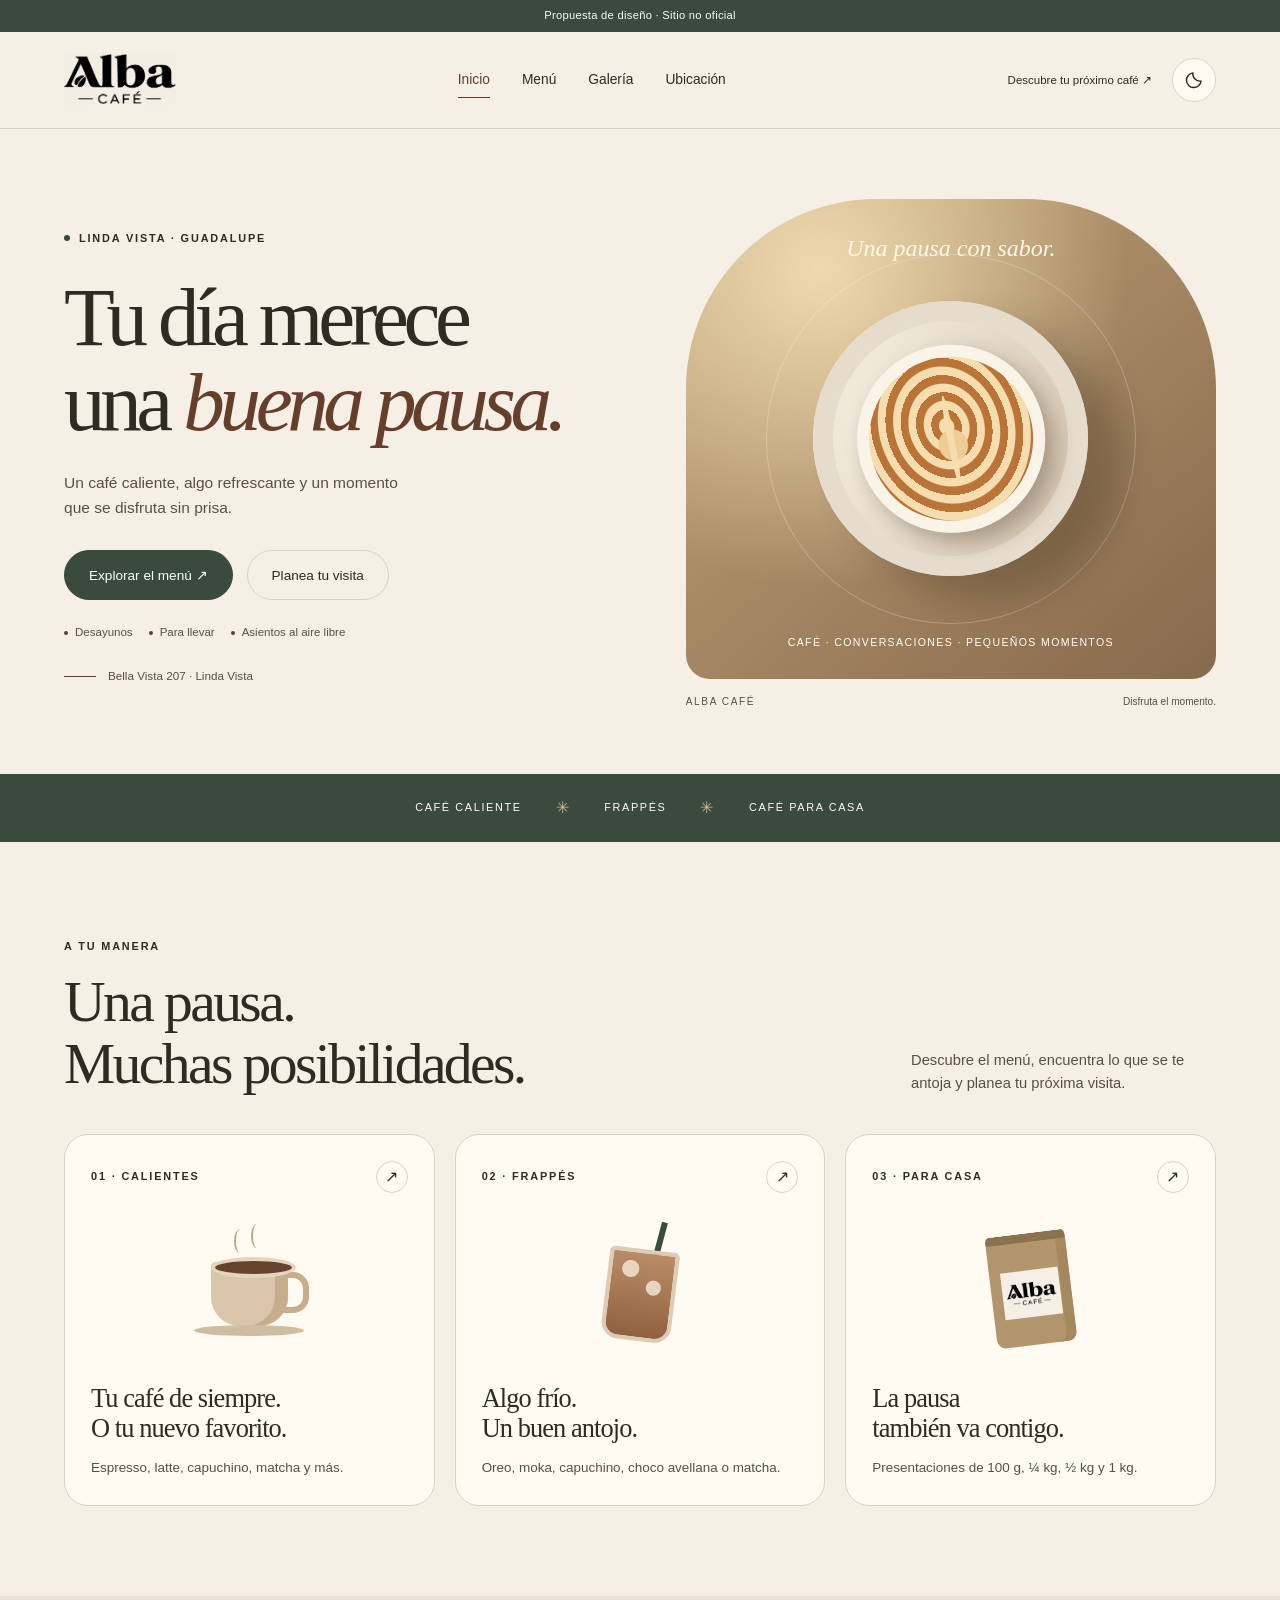
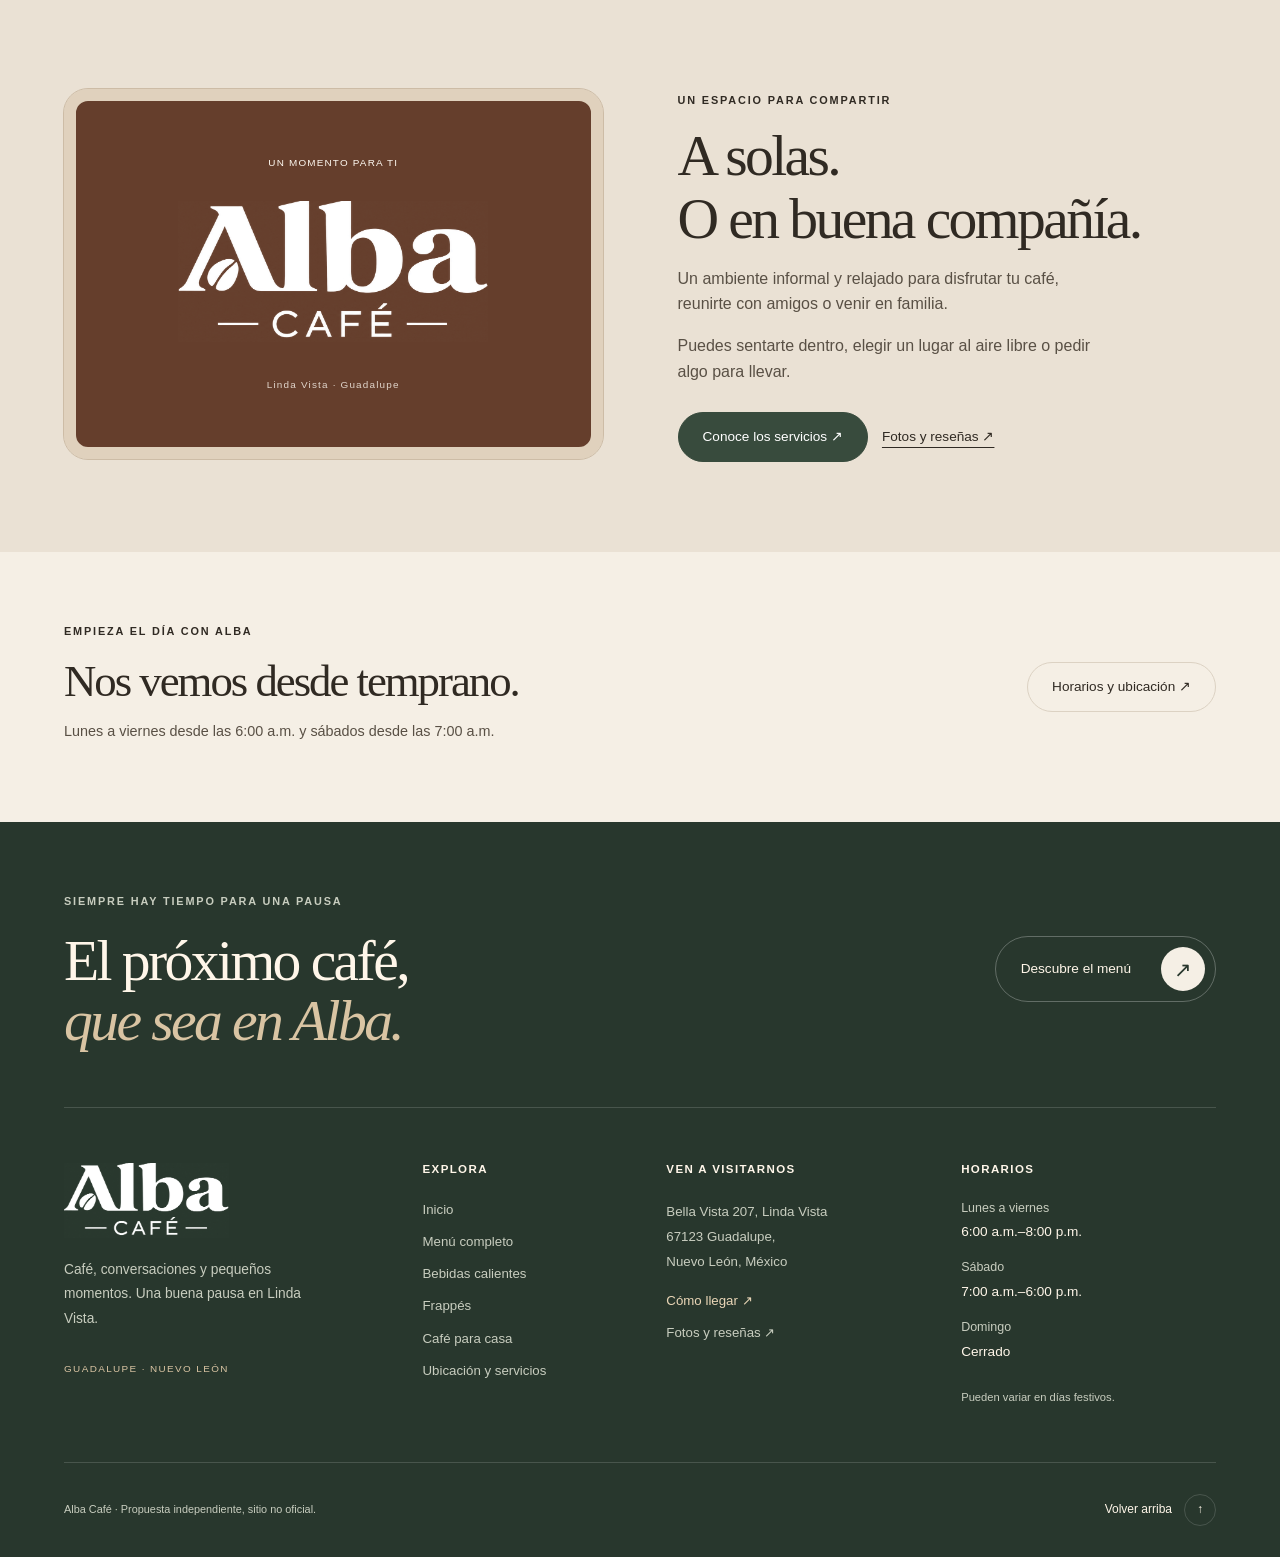
<file: index.html>
<!DOCTYPE html>
<html lang="es">
<head>
  <meta charset="UTF-8">
  <meta name="viewport" content="width=device-width, initial-scale=1">
  <meta name="theme-color" content="#f5efe5">
  <meta name="robots" content="noindex, nofollow">
  <meta
    name="description"
    content="Propuesta de sitio web para Alba Café en Linda Vista, Guadalupe."
  >
  <title>Inicio | Alba Café</title>

  <script>
    (() => {
      let saved = null;
      try {
        saved = localStorage.getItem("alba-theme");
      } catch {}

      const dark = window.matchMedia("(prefers-color-scheme: dark)").matches;

      document.documentElement.dataset.theme =
        saved === "dark" || saved === "light"
          ? saved
          : dark ? "dark" : "light";
    })();
  </script>

  <link rel="stylesheet" href="styles.css">
</head>

<body>
  <a class="skip" href="#contenido">Saltar al contenido</a>

  <div class="demo-note">
    Propuesta de diseño · Sitio no oficial
  </div>

  <!-- ENCABEZADO -->

  <header class="site-header">
    <div class="wrap header-inner">
      <a class="logo" href="#inicio" aria-label="Alba Café, inicio">
        <span class="logo-frame">
          <img src="alba-logo.png" alt="Alba Café" width="1672" height="941">
        </span>
      </a>

      <nav class="desktop-nav" aria-label="Navegación principal">
        <a href="#inicio" data-nav="inicio">Inicio</a>
        <a href="#menu" data-nav="menu">Menú</a>
        <a href="#galeria" data-nav="galeria">Galería</a>
        <a href="#ubicacion" data-nav="ubicacion">Ubicación</a>
      </nav>

      <div class="header-actions">
        <a class="header-link" href="#menu">
          Descubre tu próximo café ↗
        </a>

        <button
          class="icon-button theme-toggle"
          id="theme-toggle"
          type="button"
          aria-label="Activar modo oscuro"
          title="Activar modo oscuro"
          hidden
        >
          <svg class="moon-icon" viewBox="0 0 24 24"
            fill="none" stroke="currentColor" stroke-width="1.7"
            stroke-linecap="round" stroke-linejoin="round" aria-hidden="true">
            <path d="M20.5 13.3A8.7 8.7 0 0 1 10.7 3.5a8.8 8.8 0 1 0 9.8 9.8Z"></path>
          </svg>

          <svg class="sun-icon" viewBox="0 0 24 24"
            fill="none" stroke="currentColor" stroke-width="1.7"
            stroke-linecap="round" aria-hidden="true">
            <circle cx="12" cy="12" r="4"></circle>
            <path d="M12 2v2M12 20v2M2 12h2M20 12h2M4.9 4.9l1.4 1.4M17.7 17.7l1.4 1.4M4.9 19.1l1.4-1.4M17.7 6.3l1.4-1.4"></path>
          </svg>
        </button>

        <button
          class="icon-button hamburger"
          id="hamburger"
          type="button"
          aria-label="Abrir navegación"
          aria-expanded="false"
          aria-controls="mobile-menu"
          hidden
        >
          <span></span>
          <span></span>
          <span></span>
        </button>
      </div>
    </div>

    <div class="mobile-menu" id="mobile-menu" hidden>
      <div class="wrap mobile-menu-inner">
        <span class="eyebrow">Tu próxima pausa</span>

        <nav aria-label="Navegación móvil">
          <a href="#inicio" data-nav="inicio">
            <span>Inicio</span><span aria-hidden="true">01</span>
          </a>
          <a href="#menu" data-nav="menu">
            <span>Menú</span><span aria-hidden="true">02</span>
          </a>
          <a href="#galeria" data-nav="galeria">
            <span>Galería</span><span aria-hidden="true">03</span>
          </a>
          <a href="#ubicacion" data-nav="ubicacion">
            <span>Ubicación</span><span aria-hidden="true">03</span>
          </a>
        </nav>

        <div class="mobile-menu-bottom">
          <p>Linda Vista · Guadalupe</p>
          <a
            href="https://maps.app.goo.gl/V3nPNNisJyL9Gk1H9"
            target="_blank"
            rel="noopener noreferrer"
          >Cómo llegar ↗</a>
        </div>
      </div>
    </div>
  </header>

  <div class="nav-overlay" id="nav-overlay" hidden></div>

  <main id="contenido" tabindex="-1">

    <!-- INICIO -->

    <div id="inicio" class="view" data-view tabindex="-1"
      aria-labelledby="inicio-title">

      <div class="wrap hero">
        <div>
          <span class="eyebrow">
            <span class="small-dot" aria-hidden="true"></span>
            Linda Vista · Guadalupe
          </span>

          <h1 id="inicio-title">
            Tu día merece<br>una <em>buena pausa.</em>
          </h1>

          <p class="hero-description">
            Un café caliente, algo refrescante
            y un momento que se disfruta sin prisa.
          </p>

          <div class="actions">
            <a class="button" href="#menu">Explorar el menú ↗</a>
            <a class="button secondary" href="#ubicacion">
              Planea tu visita
            </a>
          </div>

          <ul class="hero-benefits" aria-label="Opciones del local">
            <li>Desayunos</li>
            <li>Para llevar</li>
            <li>Asientos al aire libre</li>
          </ul>

          <div class="hero-detail">
            <span class="detail-line" aria-hidden="true"></span>
            <span>Bella Vista 207 · Linda Vista</span>
          </div>
        </div>

        <div class="hero-visual">
          <div class="coffee-art" role="img"
            aria-label="Ilustración decorativa de una taza de café">
            <span class="art-stamp">Una pausa con sabor.</span>
            <div class="art-orbit" aria-hidden="true"></div>
            <div class="saucer"><div class="cup"></div></div>
            <span class="art-label">
              Café · Conversaciones · Pequeños momentos
            </span>
          </div>

          <div class="visual-caption">
            <span>ALBA CAFÉ</span>
            <span>Disfruta el momento.</span>
          </div>
        </div>
      </div>

      <div class="ribbon">
        <span>Café caliente</span>
        <span aria-hidden="true">✳</span>
        <span>Frappés</span>
        <span aria-hidden="true">✳</span>
        <span>Café para casa</span>
      </div>

      <section class="wrap section" aria-labelledby="explora-title">
        <div class="section-top">
          <div>
            <span class="eyebrow">A tu manera</span>
            <h2 id="explora-title">Una pausa.<br>Muchas posibilidades.</h2>
          </div>
          <p>
            Descubre el menú, encuentra lo que se te antoja
            y planea tu próxima visita.
          </p>
        </div>

        <div class="discovery-grid">
          <a class="discovery-card" href="#menu" data-category-link="calientes">
            <div class="card-top">
              <span class="eyebrow">01 · Calientes</span>
              <span class="round-arrow" aria-hidden="true">↗</span>
            </div>
            <div class="category-art" aria-hidden="true">
              <span class="steam steam-one"></span>
              <span class="steam steam-two"></span>
              <span class="little-cup"></span>
              <span class="little-saucer"></span>
            </div>
            <h3>Tu café de siempre.<br>O tu nuevo favorito.</h3>
            <p>Espresso, latte, capuchino, matcha y más.</p>
          </a>

          <a class="discovery-card" href="#menu" data-category-link="frios">
            <div class="card-top">
              <span class="eyebrow">02 · Frappés</span>
              <span class="round-arrow" aria-hidden="true">↗</span>
            </div>
            <div class="category-art" aria-hidden="true">
              <span class="cold-straw"></span>
              <span class="cold-glass"></span>
            </div>
            <h3>Algo frío.<br>Un buen antojo.</h3>
            <p>Oreo, moka, capuchino, choco avellana o matcha.</p>
          </a>

          <a class="discovery-card" href="#menu" data-category-link="cafe">
            <div class="card-top">
              <span class="eyebrow">03 · Para casa</span>
              <span class="round-arrow" aria-hidden="true">↗</span>
            </div>
            <div class="category-art" aria-hidden="true">
              <span class="coffee-bag">
                <span class="bag-label">
                  <span class="logo-frame">
                    <img src="alba-logo.png" alt="" width="1672" height="941">
                  </span>
                </span>
              </span>
            </div>
            <h3>La pausa<br>también va contigo.</h3>
            <p>Presentaciones de 100 g, ¼ kg, ½ kg y 1 kg.</p>
          </a>
        </div>
      </section>

      <section class="about section" aria-labelledby="about-title">
        <div class="wrap about-grid">
          <div class="brand-card">
            <span class="brand-overline">UN MOMENTO PARA TI</span>
            <span class="logo-frame brand-logo">
              <img src="alba-logo.png" alt="Alba Café" width="1672" height="941">
            </span>
            <span class="brand-bottom">Linda Vista · Guadalupe</span>
          </div>

          <div class="about-copy">
            <span class="eyebrow">Un espacio para compartir</span>
            <h2 id="about-title">A solas.<br>O en buena compañía.</h2>
            <p>
              Un ambiente informal y relajado para disfrutar
              tu café, reunirte con amigos o venir en familia.
            </p>
            <p>
              Puedes sentarte dentro, elegir un lugar al aire libre
              o pedir algo para llevar.
            </p>
            <div class="actions">
              <a class="button" href="#ubicacion">Conoce los servicios ↗</a>
              <a class="text-link"
                href="https://maps.app.goo.gl/V3nPNNisJyL9Gk1H9"
                target="_blank" rel="noopener noreferrer">Fotos y reseñas ↗</a>
            </div>
          </div>
        </div>
      </section>

      <section class="wrap visit-invite">
        <div>
          <span class="eyebrow">Empieza el día con Alba</span>
          <h2>Nos vemos desde temprano.</h2>
          <p>
            Lunes a viernes desde las 6:00 a.m.
            y sábados desde las 7:00 a.m.
          </p>
        </div>
        <a class="button secondary" href="#ubicacion">Horarios y ubicación ↗</a>
      </section>
    </div>

    <!-- GALERÍA DE FOTOGRAFÍAS · ETAPA 2 -->
    <div id="galeria" class="view" data-view tabindex="-1" aria-labelledby="galeria-title">
      <section class="wrap section gallery-section">
        <div class="section-top"><div><span class="eyebrow">Momentos en Alba</span>
          <h1 class="page-title" id="galeria-title">Una pausa para <em>recordar.</em></h1></div>
          <p>Descubre fotografías de nuestras bebidas, el espacio y esos momentos que hacen especial cada visita.</p>
        </div>
        <div class="gallery-toolbar"><span id="gallery-count">Nuestra galería</span>
          <button type="button" id="gallery-reload" class="filter">Actualizar fotografías ↻</button></div>
        <p id="gallery-message" role="status" aria-live="polite">Cargando fotografías…</p>
        <div id="gallery-grid" class="gallery-grid" aria-live="polite"></div>
      </section>
      <div class="gallery-lightbox" id="gallery-lightbox" hidden role="dialog" aria-modal="true" aria-label="Fotografía ampliada">
        <button class="gallery-lightbox-close" id="gallery-close" type="button" aria-label="Cerrar fotografía">×</button>
        <figure><img id="gallery-large" alt=""><figcaption id="gallery-caption"></figcaption></figure>
      </div>
    </div>

    <!-- MENÚ -->

    <div id="menu" class="view" data-view tabindex="-1" aria-labelledby="menu-title">
      <section class="wrap section">
        <div class="section-top">
          <div>
            <span class="eyebrow">La carta de Alba</span>
            <h1 class="page-title" id="menu-title">¿Qué se te <em>antoja?</em></h1>
          </div>
          <p>Caliente, frío o para preparar en casa. Encuentra tu próxima pausa.</p>
        </div>

        <div class="menu-tools" id="menu-tools" hidden>
          <label class="search-label" for="menu-search">Buscar en el menú</label>
          <div class="search-box">
            <svg viewBox="0 0 24 24" fill="none" stroke="currentColor"
              stroke-width="1.7" aria-hidden="true">
              <circle cx="10.5" cy="10.5" r="6.5"></circle>
              <path d="m16 16 5 5"></path>
            </svg>
            <input id="menu-search" class="search-input" type="search"
              placeholder="Latte, matcha, frappé…" autocomplete="off"
              aria-controls="menu-grid">
          </div>

          <div class="filters" role="group" aria-label="Categorías del menú">
            <button class="filter" type="button" data-filter="todos"
              aria-pressed="true" aria-controls="menu-grid">Todo</button>
            <button class="filter" type="button" data-filter="calientes"
              aria-pressed="false" aria-controls="menu-grid">Calientes</button>
            <button class="filter" type="button" data-filter="frios"
              aria-pressed="false" aria-controls="menu-grid">Frappés</button>
            <button class="filter" type="button" data-filter="cafe"
              aria-pressed="false" aria-controls="menu-grid">Café para casa</button>
          </div>
        </div>

        <div class="menu-meta">
          <p id="menu-status" class="menu-status"
            role="status" aria-live="polite" aria-atomic="true">17 productos · Todo</p>
          <span>Precios en MXN</span>
        </div>

        <div class="menu-grid" id="menu-grid">
          <article class="menu-item" data-category="calientes" data-preview>
            <div class="product-copy">
              <span class="product-category">Calientes</span>
              <h3>Espresso</h3><p>Bebida caliente</p>
            </div><span class="price">$40</span>
          </article>

          <article class="menu-item" data-category="calientes" data-preview>
            <div class="product-copy">
              <span class="product-category">Calientes</span>
              <h3>Latte</h3><p>Bebida caliente</p>
            </div><span class="price">$60</span>
          </article>

          <article class="menu-item" data-category="frios" data-preview>
            <div class="product-copy">
              <span class="product-category">Frappés</span>
              <h3>Frappé de Oreo</h3><p>Bebida fría</p>
            </div><span class="price">$80</span>
          </article>

          <article class="menu-item" data-category="frios" data-preview>
            <div class="product-copy">
              <span class="product-category">Frappés</span>
              <h3>Frappé de matcha</h3><p>Bebida fría</p>
            </div><span class="price">$90</span>
          </article>

          <article class="menu-item" data-category="cafe" data-preview>
            <div class="product-copy">
              <span class="product-category">Para casa</span>
              <h3>Café · ¼ kg</h3><p>Bolsa de 250 g para llevar</p>
            </div><span class="price">$150</span>
          </article>

          <article class="menu-item" data-category="cafe" data-preview>
            <div class="product-copy">
              <span class="product-category">Para casa</span>
              <h3>Café · 1 kg</h3><p>Bolsa de café para llevar</p>
            </div><span class="price">$490</span>
          </article>

          <article class="menu-item" data-category="calientes">
            <div class="product-copy">
              <span class="product-category">Calientes</span>
              <h3>Americano espresso</h3><p>Bebida caliente</p>
            </div><span class="price">$50</span>
          </article>

          <article class="menu-item" data-category="calientes">
            <div class="product-copy">
              <span class="product-category">Calientes</span>
              <h3>Capuchino</h3><p>Bebida caliente</p>
            </div><span class="price">$60</span>
          </article>

          <article class="menu-item" data-category="calientes">
            <div class="product-copy">
              <span class="product-category">Calientes</span>
              <h3>Lechero</h3><p>Bebida caliente</p>
            </div><span class="price">$60</span>
          </article>

          <article class="menu-item" data-category="calientes">
            <div class="product-copy">
              <span class="product-category">Calientes</span>
              <h3>Caramel latte</h3><p>Bebida caliente</p>
            </div><span class="price">$70</span>
          </article>

          <article class="menu-item" data-category="calientes">
            <div class="product-copy">
              <span class="product-category">Calientes</span>
              <h3>Matcha</h3><p>Bebida caliente</p>
            </div><span class="price">$80</span>
          </article>

          <article class="menu-item" data-category="calientes">
            <div class="product-copy">
              <span class="product-category">Calientes</span>
              <h3>Dirty matcha</h3><p>Bebida caliente</p>
            </div><span class="price">$90</span>
          </article>

          <article class="menu-item" data-category="frios">
            <div class="product-copy">
              <span class="product-category">Frappés</span>
              <h3>Frappé de moka</h3><p>Bebida fría</p>
            </div><span class="price">$80</span>
          </article>

          <article class="menu-item" data-category="frios">
            <div class="product-copy">
              <span class="product-category">Frappés</span>
              <h3>Frappé de capuchino</h3><p>Bebida fría</p>
            </div><span class="price">$80</span>
          </article>

          <article class="menu-item" data-category="frios">
            <div class="product-copy">
              <span class="product-category">Frappés</span>
              <h3>Frappé de choco avellana</h3><p>Bebida fría</p>
            </div><span class="price">$80</span>
          </article>

          <article class="menu-item" data-category="cafe">
            <div class="product-copy">
              <span class="product-category">Para casa</span>
              <h3>Café · ½ kg</h3><p>Bolsa de 500 g para llevar</p>
            </div><span class="price">$250</span>
          </article>

          <article class="menu-item" data-category="cafe">
            <div class="product-copy">
              <span class="product-category">Para casa</span>
              <h3>Café · 100 g</h3><p>Bolsa de café para llevar</p>
            </div><span class="price">$80</span>
          </article>
        </div>

        <div class="menu-more" id="menu-more" hidden>
          <button class="more-button" id="toggle-products" type="button"
            aria-expanded="false" aria-controls="menu-grid">
            <span id="more-label">Ver más productos</span>
            <span class="more-icon" aria-hidden="true">↓</span>
          </button>
          <span class="more-caption" id="more-caption"></span>
        </div>

        <div class="empty-state" id="empty-state" hidden>
          <span class="eyebrow">Probemos otra vez</span>
          <h3>No encontramos ese antojo.</h3>
          <p>Busca otro nombre o vuelve a explorar el menú.</p>
          <button class="button" id="reset-menu" type="button">Mostrar todo</button>
        </div>

        <div class="menu-extra">
          <div>
            <span class="eyebrow">Algo más para tu pausa</span>
            <h3>También hay opciones para comer.</h3>
            <p>
              Desayunos, brunch, almuerzo, cena, bocadillos y postres.
              Consulta las opciones disponibles en el local.
            </p>
          </div>
          <a class="button secondary" href="#ubicacion">Planea tu visita ↗</a>
        </div>

        <p class="menu-disclaimer">
          Esta selección corresponde a la parte del menú fotografiada.
          Precios y disponibilidad pendientes de confirmar con el negocio.
        </p>
      </section>
    </div>

    <!-- UBICACIÓN -->

    <div id="ubicacion" class="view" data-view tabindex="-1"
      aria-labelledby="ubicacion-title">
      <section class="wrap section">
        <div class="section-top">
          <div>
            <span class="eyebrow">Tu próxima parada</span>
            <h1 class="page-title" id="ubicacion-title">Nos vemos <em>en Alba.</em></h1>
          </div>
          <p>
            Horarios, ubicación y esos pequeños detalles
            que ayudan a planear tu visita.
          </p>
        </div>

        <div class="location-layout">
          <div class="location-brand">
            <span class="logo-frame location-logo">
              <img src="alba-logo.png" alt="Alba Café" width="1672" height="941">
            </span>

            <svg class="pin-icon" viewBox="0 0 80 100" fill="none" aria-hidden="true">
              <path d="M40 91S10 61 10 36a30 30 0 0 1 60 0C70 61 40 91 40 91Z"
                stroke="currentColor" stroke-width="2"></path>
              <circle cx="40" cy="36" r="11"
                stroke="currentColor" stroke-width="2"></circle>
            </svg>

            <h2>Linda Vista.</h2>
            <p>Guadalupe, Nuevo León</p>
            <a class="button light"
              href="https://maps.app.goo.gl/V3nPNNisJyL9Gk1H9"
              target="_blank" rel="noopener noreferrer">Cómo llegar ↗</a>
          </div>

          <div class="location-information">
            <div class="location-block">
              <span class="eyebrow">01 · Dirección</span>
              <h3>Aquí nos encuentras.</h3>
              <address>
                Bella Vista 207, Linda Vista<br>
                67123 Guadalupe, Nuevo León, México
              </address>
            </div>

            <div class="location-block">
              <span class="eyebrow">02 · Horarios</span>
              <h3>Haz un espacio en tu día.</h3>

              <table class="hours-table">
                <caption class="sr-only">Horario semanal de Alba Café</caption>
                <tbody>
                  <tr><th scope="row">Lunes a viernes</th><td>6:00 a.m.–8:00 p.m.</td></tr>
                  <tr><th scope="row">Sábado</th><td>7:00 a.m.–6:00 p.m.</td></tr>
                  <tr>
                    <th scope="row">Domingo</th>
                    <td><span class="closed-label">Cerrado</span></td>
                  </tr>
                </tbody>
              </table>

              <p class="hours-note">Los horarios pueden variar en días festivos.</p>
              <a class="text-link"
                href="https://maps.app.goo.gl/V3nPNNisJyL9Gk1H9"
                target="_blank" rel="noopener noreferrer">
                Consultar ficha en Google Maps ↗
              </a>
            </div>
          </div>
        </div>

        <div class="visit-highlights" aria-label="Información destacada">
          <div>
            <span class="highlight-number">01</span>
            <h3>Estacionamiento gratuito</h3>
            <p>En el lugar y en la calle, sujeto a disponibilidad.</p>
          </div>
          <div>
            <span class="highlight-number">02</span>
            <h3>Para venir en familia</h3>
            <p>Espacio para grupos y sillas altas para los pequeños.</p>
          </div>
          <div>
            <span class="highlight-number">03</span>
            <h3>Tu perro también</h3>
            <p>Se permiten perros en las áreas exteriores.</p>
          </div>
        </div>

        <div class="services-layout">
          <div class="services-heading">
            <span class="eyebrow">Antes de venir</span>
            <h2>Una visita<br>a tu manera.</h2>
            <p>Consulta las opciones del local, las comodidades y las formas de pago.</p>
          </div>

          <div class="services-accordion">
            <details class="service-detail" name="servicios-alba" open>
              <summary>
                <span>Cómo disfrutar Alba</span>
                <span class="detail-toggle" aria-hidden="true"></span>
              </summary>
              <div class="detail-content">
                <ul class="service-list">
                  <li>Consumo y atención en el local</li>
                  <li>Servicio a la mesa</li>
                  <li>Asientos al aire libre</li>
                  <li>Para llevar</li>
                  <li>Pedidos desde el automóvil</li>
                  <li>Entrega a domicilio</li>
                </ul>
                <p class="detail-note">
                  Consulta directamente con el local cómo realizar pedidos,
                  la zona de entrega y los costos aplicables.
                </p>
              </div>
            </details>

            <details class="service-detail" name="servicios-alba">
              <summary>
                <span>Comida y ocasiones</span>
                <span class="detail-toggle" aria-hidden="true"></span>
              </summary>
              <div class="detail-content">
                <ul class="service-list">
                  <li>Café y selección de té</li>
                  <li>Bocadillos y comida preparada</li>
                  <li>Desayunos y desayuno-almuerzo</li>
                  <li>Almuerzo y cena</li>
                  <li>Postres</li>
                  <li>Servicio de catering</li>
                </ul>
                <p class="detail-note">
                  Para catering, consulta disponibilidad,
                  anticipación y opciones directamente con el local.
                </p>
              </div>
            </details>

            <details class="service-detail" name="servicios-alba">
              <summary>
                <span>Espacio, familias y mascotas</span>
                <span class="detail-toggle" aria-hidden="true"></span>
              </summary>
              <div class="detail-content">
                <ul class="service-list">
                  <li>Ambiente agradable, informal y relajado</li>
                  <li>Espacio con asientos</li>
                  <li>Para visitas a solas o en grupo</li>
                  <li>Opciones para venir en familia</li>
                  <li>Niños bienvenidos y sillas altas</li>
                  <li>Sanitario</li>
                  <li>Perros permitidos únicamente afuera</li>
                </ul>
              </div>
            </details>

            <details class="service-detail" name="servicios-alba">
              <summary>
                <span>Pagos y estacionamiento</span>
                <span class="detail-toggle" aria-hidden="true"></span>
              </summary>
              <div class="detail-content">
                <h3 class="detail-subtitle">Formas de pago</h3>
                <ul class="service-list">
                  <li>Tarjetas de crédito</li>
                  <li>Tarjetas de débito</li>
                  <li>Pagos móviles mediante NFC</li>
                  <li>Pluxee</li>
                </ul>
                <h3 class="detail-subtitle">Dónde estacionarte</h3>
                <ul class="service-list">
                  <li>Estacionamiento gratuito en el lugar</li>
                  <li>Estacionamiento gratuito en la calle</li>
                </ul>
                <p class="detail-note">Los espacios están sujetos a disponibilidad.</p>
              </div>
            </details>
          </div>
        </div>

        <p class="menu-disclaimer">
          Horarios y servicios basados en la información proporcionada
          de la ficha del negocio. Pendientes de validación con Alba Café.
        </p>
      </section>
    </div>

    <noscript>
      <p class="wrap menu-disclaimer">
        Activa JavaScript para utilizar la búsqueda, los filtros y el cambio de tema.
      </p>
    </noscript>
  </main>

  <!-- FOOTER -->

  <footer class="site-footer">
    <div class="wrap">
      <div class="footer-invitation">
        <div>
          <span class="eyebrow">Siempre hay tiempo para una pausa</span>
          <h2>El próximo café,<br><em>que sea en Alba.</em></h2>
        </div>
        <a class="footer-cta" href="#menu">
          Descubre el menú
          <span aria-hidden="true">↗</span>
        </a>
      </div>

      <div class="footer-grid">
        <div class="footer-brand">
          <a class="logo footer-logo" href="#inicio" aria-label="Alba Café, inicio">
            <span class="logo-frame">
              <img src="alba-logo.png" alt="Alba Café" width="1672" height="941">
            </span>
          </a>
          <p>
            Café, conversaciones y pequeños momentos.
            Una buena pausa en Linda Vista.
          </p>
          <span class="footer-location-label">
            Guadalupe · Nuevo León
          </span>
        </div>

        <nav class="footer-column" aria-label="Navegación del pie de página">
          <h3>Explora</h3>
          <a href="#inicio">Inicio</a>
          <a href="#menu" data-category-link="todos">Menú completo</a>
          <a href="#menu" data-category-link="calientes">Bebidas calientes</a>
          <a href="#menu" data-category-link="frios">Frappés</a>
          <a href="#menu" data-category-link="cafe">Café para casa</a>
          <a href="#ubicacion">Ubicación y servicios</a>
        </nav>

        <div class="footer-column">
          <h3>Ven a visitarnos</h3>
          <address>
            Bella Vista 207, Linda Vista<br>
            67123 Guadalupe,<br>
            Nuevo León, México
          </address>
          <a class="footer-map-link"
            href="https://maps.app.goo.gl/V3nPNNisJyL9Gk1H9"
            target="_blank" rel="noopener noreferrer">
            Cómo llegar ↗
          </a>
          <a
            href="https://maps.app.goo.gl/V3nPNNisJyL9Gk1H9"
            target="_blank" rel="noopener noreferrer">
            Fotos y reseñas ↗
          </a>
        </div>

        <div class="footer-column">
          <h3>Horarios</h3>
          <dl class="footer-hours">
            <div><dt>Lunes a viernes</dt><dd>6:00 a.m.–8:00 p.m.</dd></div>
            <div><dt>Sábado</dt><dd>7:00 a.m.–6:00 p.m.</dd></div>
            <div><dt>Domingo</dt><dd>Cerrado</dd></div>
          </dl>
          <p class="footer-hours-note">
            Pueden variar en días festivos.
          </p>
        </div>
      </div>

      <div class="footer-bottom">
        <span>Alba Café · Propuesta independiente, sitio no oficial.</span>
        <button id="back-to-top" class="back-to-top" type="button" hidden>
          Volver arriba <span aria-hidden="true">↑</span>
        </button>
      </div>
    </div>
  </footer>

  <script>
    // TEMA CLARO / OSCURO

    const root = document.documentElement;
    const themeButton = document.getElementById("theme-toggle");
    const themeMeta = document.querySelector('meta[name="theme-color"]');
    const systemTheme = window.matchMedia("(prefers-color-scheme: dark)");
    const motion = window.matchMedia("(prefers-reduced-motion: reduce)");

    let manualTheme = false;

    try {
      const saved = localStorage.getItem("alba-theme");
      manualTheme = saved === "dark" || saved === "light";
    } catch {}

    function applyTheme(theme, save = false) {
      const dark = theme === "dark";
      root.dataset.theme = dark ? "dark" : "light";

      const label = dark ? "Activar modo claro" : "Activar modo oscuro";
      themeButton.setAttribute("aria-label", label);
      themeButton.title = label;
      themeMeta.content = dark ? "#191b18" : "#f5efe5";

      if (save) {
        manualTheme = true;
        try {
          localStorage.setItem("alba-theme", root.dataset.theme);
        } catch {}
      }
    }

    themeButton.hidden = false;
    applyTheme(root.dataset.theme || "light");

    themeButton.addEventListener("click", () => {
      applyTheme(root.dataset.theme === "dark" ? "light" : "dark", true);
    });

    systemTheme.addEventListener("change", event => {
      if (!manualTheme) applyTheme(event.matches ? "dark" : "light");
    });

    window.addEventListener("storage", event => {
      if (event.key !== "alba-theme") return;

      manualTheme = event.newValue === "dark" || event.newValue === "light";
      applyTheme(
        manualTheme ? event.newValue : systemTheme.matches ? "dark" : "light"
      );
    });

    // MENÚ HAMBURGUESA

    const hamburger = document.getElementById("hamburger");
    const mobileMenu = document.getElementById("mobile-menu");
    const overlay = document.getElementById("nav-overlay");
    const header = document.querySelector(".site-header");
    const main = document.getElementById("contenido");
    const footer = document.querySelector(".site-footer");
    const mobileMedia = window.matchMedia("(max-width: 760px)");

    let navigationOpen = false;

    hamburger.hidden = false;
    root.classList.add("navigation-ready");

    function closeNavigation(restoreFocus = false) {
      navigationOpen = false;
      hamburger.setAttribute("aria-expanded", "false");
      hamburger.setAttribute("aria-label", "Abrir navegación");

      mobileMenu.hidden = true;
      overlay.hidden = true;
      document.body.classList.remove("nav-open");

      main.inert = false;
      footer.inert = false;

      if (restoreFocus) hamburger.focus();
    }

    function openNavigation() {
      if (!mobileMedia.matches) return;

      navigationOpen = true;
      hamburger.setAttribute("aria-expanded", "true");
      hamburger.setAttribute("aria-label", "Cerrar navegación");

      mobileMenu.hidden = false;
      overlay.hidden = false;
      document.body.classList.add("nav-open");

      main.inert = true;
      footer.inert = true;
    }

    hamburger.addEventListener("click", () => {
      navigationOpen ? closeNavigation() : openNavigation();
    });

    overlay.addEventListener("click", () => closeNavigation(true));

    header.addEventListener("click", event => {
      if (event.target.closest("a") && navigationOpen) {
        closeNavigation(true);
      }
    });

    document.addEventListener("keydown", event => {
      if (event.key === "Escape" && navigationOpen) {
        closeNavigation(true);
      }
    });

    mobileMedia.addEventListener("change", () => {
      const focusWasInside = mobileMenu.contains(document.activeElement);
      closeNavigation();

      if (focusWasInside) {
        document.querySelector(".desktop-nav a").focus();
      }
    });

    // ACORDEÓN: UN SOLO APARTADO ABIERTO

    document.querySelectorAll(".services-accordion").forEach(accordion => {
      const panels = [...accordion.querySelectorAll(".service-detail")];

      panels.forEach(panel => {
        panel.querySelector("summary").addEventListener("click", () => {
          if (panel.open) return;

          panels.forEach(other => {
            if (other !== panel) other.open = false;
          });
        });
      });
    });

    // MENÚ DE PRODUCTOS

    const views = [...document.querySelectorAll("[data-view]")];
    const navLinks = [...document.querySelectorAll("[data-nav]")];
    const filters = [...document.querySelectorAll("[data-filter]")];

    const grid = document.getElementById("menu-grid");
    const items = [...grid.querySelectorAll(".menu-item")];
    const search = document.getElementById("menu-search");
    const status = document.getElementById("menu-status");
    const empty = document.getElementById("empty-state");
    const reset = document.getElementById("reset-menu");
    const moreContainer = document.getElementById("menu-more");
    const moreButton = document.getElementById("toggle-products");
    const moreLabel = document.getElementById("more-label");
    const moreCaption = document.getElementById("more-caption");

    const titles = { inicio: "Inicio", menu: "Menú", galeria: "Galería", ubicacion: "Ubicación" };
    const categories = {
      todos: "Todo",
      calientes: "Calientes",
      frios: "Frappés",
      cafe: "Café para casa"
    };

    let category = "todos";
    let expanded = false;
    let busy = false;
    let animationId = 0;
    let animations = [];

    function normalize(text) {
      return text.normalize("NFD")
        .replace(/[\u0300-\u036f]/g, "")
        .toLowerCase().trim();
    }

    function cancelAnimation() {
      animationId++;
      animations.forEach(animation => animation.cancel());
      animations = [];
      grid.style.removeProperty("height");
      grid.classList.remove("is-animating");
      grid.removeAttribute("aria-busy");
      moreButton.disabled = false;
      busy = false;
    }

    function animate(element, frames, options) {
      const animation = element.animate(frames, options);
      animations.push(animation);
      return animation;
    }

    function wait(list) {
      return Promise.allSettled(list.map(animation => animation.finished));
    }

    function renderMenu() {
      const query = normalize(search.value);
      const words = query.split(/\s+/).filter(Boolean);

      const matches = items.filter(item => {
        const categoryMatch =
          category === "todos" || item.dataset.category === category;
        const text = normalize(item.querySelector(".product-copy").textContent);
        return categoryMatch && words.every(word => text.includes(word));
      });

      const preview = matches.filter(item => item.hasAttribute("data-preview"));
      const canExpand =
        category === "todos" && query === "" && matches.length > preview.length;

      const visible = canExpand && !expanded ? preview : matches;
      const visibleSet = new Set(visible);

      items.forEach(item => { item.hidden = !visibleSet.has(item); });

      filters.forEach(button => {
        button.setAttribute(
          "aria-pressed", String(button.dataset.filter === category)
        );
      });

      const count = visible.length < matches.length
        ? `${visible.length} de ${matches.length} productos`
        : `${matches.length} ${matches.length === 1 ? "producto" : "productos"}`;

      status.textContent = `${count} · ${categories[category]}` +
        (query ? ` · “${search.value.trim()}”` : "");

      empty.hidden = matches.length > 0;
      moreContainer.hidden = !canExpand;
      moreButton.setAttribute("aria-expanded", String(expanded));
      moreLabel.textContent = expanded ? "Ver menos" : "Ver más productos";
      moreCaption.textContent = expanded
        ? "Ya estás viendo esta selección completa"
        : `${matches.length - visible.length} opciones más por descubrir`;
    }

    function showView(focus = false) {
      const hash = location.hash.slice(1);

      if (hash === "contenido" && focus) {
        main.focus();
        return;
      }

      closeNavigation();
      cancelAnimation();
      renderMenu();

      const name = Object.prototype.hasOwnProperty.call(titles, hash)
        ? hash : "inicio";

      views.forEach(view => { view.hidden = view.id !== name; });

      navLinks.forEach(link => {
        if (link.dataset.nav === name) {
          link.setAttribute("aria-current", "page");
        } else {
          link.removeAttribute("aria-current");
        }
      });

      document.title = `${titles[name]} | Alba Café`;

      if (focus) {
        document.getElementById(name).focus({ preventScroll: true });
        window.scrollTo({ top: 0, behavior: "instant" });
      }
    }

    filters.forEach(button => {
      button.addEventListener("click", () => {
        cancelAnimation();
        category = button.dataset.filter;
        expanded = false;
        renderMenu();
      });
    });

    search.addEventListener("input", () => {
      cancelAnimation();
      expanded = false;
      renderMenu();
    });

    reset.addEventListener("click", () => {
      cancelAnimation();
      category = "todos";
      expanded = false;
      search.value = "";
      renderMenu();
      search.focus();
    });

    document.querySelectorAll("[data-category-link]").forEach(link => {
      link.addEventListener("click", () => {
        cancelAnimation();
        category = link.dataset.categoryLink;
        search.value = "";
        expanded = false;
        renderMenu();
      });
    });

    // Permite volver arriba aunque el enlace apunte a la vista actual.
    document.querySelectorAll('a[href^="#"]').forEach(link => {
      link.addEventListener("click", event => {
        const target = link.getAttribute("href").slice(1);

        if (Object.prototype.hasOwnProperty.call(titles, target) &&
            location.hash === `#${target}`) {
          event.preventDefault();
          showView(true);
        }
      });
    });

    moreButton.addEventListener("click", async () => {
      if (busy) return;

      const opening = !expanded;
      const extras = items.filter(item => !item.hasAttribute("data-preview"));

      if (motion.matches || typeof grid.animate !== "function") {
        expanded = opening;
        renderMenu();

        if (!opening) {
          moreButton.scrollIntoView({ block: "nearest", behavior: "instant" });
        }
        return;
      }

      const currentAnimation = ++animationId;
      const oldHeight = grid.getBoundingClientRect().height;

      busy = true;
      moreButton.disabled = true;
      grid.setAttribute("aria-busy", "true");

      try {
        if (opening) {
          expanded = true;
          renderMenu();

          const newHeight = grid.getBoundingClientRect().height;
          grid.style.height = `${newHeight}px`;
          grid.classList.add("is-animating");

          const resize = animate(grid, [
            { height: `${oldHeight}px` }, { height: `${newHeight}px` }
          ], {
            duration: 520,
            easing: "cubic-bezier(.22,1,.36,1)",
            fill: "both"
          });

          const cards = extras.map((item, index) =>
            animate(item, [
              { opacity: 0, transform: "translateY(18px) scale(.985)" },
              { opacity: 1, transform: "translateY(0) scale(1)" }
            ], {
              duration: 380,
              delay: 70 + Math.min(index * 32, 280),
              easing: "cubic-bezier(.22,1,.36,1)",
              fill: "both"
            })
          );

          await wait([resize, ...cards]);
        } else {
          const cards = extras.filter(item => !item.hidden).map((item, index) =>
            animate(item, [
              { opacity: 1, transform: "translateY(0)" },
              { opacity: 0, transform: "translateY(-8px)" }
            ], {
              duration: 180,
              delay: Math.min(index * 12, 100),
              easing: "ease-in",
              fill: "both"
            })
          );

          await wait(cards);
          if (currentAnimation !== animationId) return;

          expanded = false;
          renderMenu();

          const newHeight = grid.getBoundingClientRect().height;
          grid.style.height = `${newHeight}px`;
          grid.classList.add("is-animating");

          const resize = animate(grid, [
            { height: `${oldHeight}px` }, { height: `${newHeight}px` }
          ], {
            duration: 420,
            easing: "cubic-bezier(.22,1,.36,1)",
            fill: "both"
          });

          await wait([resize]);
        }
      } finally {
        if (currentAnimation === animationId) {
          cancelAnimation();
          renderMenu();

          if (!opening && !document.getElementById("menu").hidden) {
            moreButton.scrollIntoView({
              block: "nearest",
              behavior: motion.matches ? "instant" : "smooth"
            });
          }
        }
      }
    });

    const backToTop = document.getElementById("back-to-top");
    backToTop.hidden = false;

    backToTop.addEventListener("click", () => {
      const current = views.find(view => !view.hidden);
      if (current) current.focus({ preventScroll: true });

      window.scrollTo({
        top: 0,
        behavior: motion.matches ? "instant" : "smooth"
      });
    });

    window.addEventListener("hashchange", () => showView(true));

    window.addEventListener("resize", () => {
      if (busy) {
        cancelAnimation();
        renderMenu();
      }
    });

    motion.addEventListener("change", () => {
      cancelAnimation();
      renderMenu();
    });

    document.getElementById("menu-tools").hidden = false;
    showView();
  </script>
  <script type="module">
import { createClient } from 'https://esm.sh/@supabase/supabase-js@2.49.4';
const supabase = createClient(
  'https://pkiyretkafiqveocgsdq.supabase.co',
  'sb_publishable_Rr9jMLMF2xbBb6j4pnye_w_Png2KjgU'
);
const BUCKET = 'alba-gallery';
function photoUrl(path){ return supabase.storage.from(BUCKET).getPublicUrl(path).data.publicUrl; }


const grid=document.getElementById('gallery-grid');
const message=document.getElementById('gallery-message');
const count=document.getElementById('gallery-count');
const modal=document.getElementById('gallery-lightbox');
const large=document.getElementById('gallery-large');
const caption=document.getElementById('gallery-caption');
const close=document.getElementById('gallery-close');
let previousFocus;
function showPhoto(item){previousFocus=document.activeElement;large.src=photoUrl(item.image_path);large.alt=item.title;caption.textContent=[item.title,item.description].filter(Boolean).join(' · ');modal.hidden=false;document.body.style.overflow='hidden';close.focus();}
function hidePhoto(){modal.hidden=true;large.removeAttribute('src');document.body.style.overflow='';previousFocus?.focus();}
close.addEventListener('click',hidePhoto);
modal.addEventListener('click',e=>{if(e.target===modal)hidePhoto()});
document.addEventListener('keydown',e=>{if(e.key==='Escape'&&!modal.hidden)hidePhoto();if(e.key==='Tab'&&!modal.hidden){e.preventDefault();close.focus();}});
async function load(){message.hidden=false;message.textContent='Cargando fotografías…';grid.replaceChildren();const {data,error}=await supabase.from('alba_gallery').select('id,title,description,category,image_path,created_at').eq('published',true).order('created_at',{ascending:false});if(error){message.textContent='No se pudieron cargar las fotografías. Inténtalo de nuevo.';return;}count.textContent=`${data.length} ${data.length===1?'fotografía':'fotografías'}`;if(!data.length){message.textContent='Próximamente compartiremos fotografías de Alba Café.';return;}message.hidden=true;for(const item of data){const figure=document.createElement('figure');figure.className='gallery-card';const button=document.createElement('button');button.type='button';button.className='gallery-photo';button.setAttribute('aria-label',`Ampliar: ${item.title}`);const img=document.createElement('img');img.src=photoUrl(item.image_path);img.alt=item.title;img.loading='lazy';button.append(img);button.addEventListener('click',()=>showPhoto(item));const figcaption=document.createElement('figcaption');const title=document.createElement('h3');title.textContent=item.title;figcaption.append(title);if(item.description){const desc=document.createElement('p');desc.textContent=item.description;figcaption.append(desc);}figure.append(button,figcaption);grid.append(figure);}}
document.getElementById('gallery-reload').addEventListener('click',load);
load();

</script>
</body>
</html>
</file>
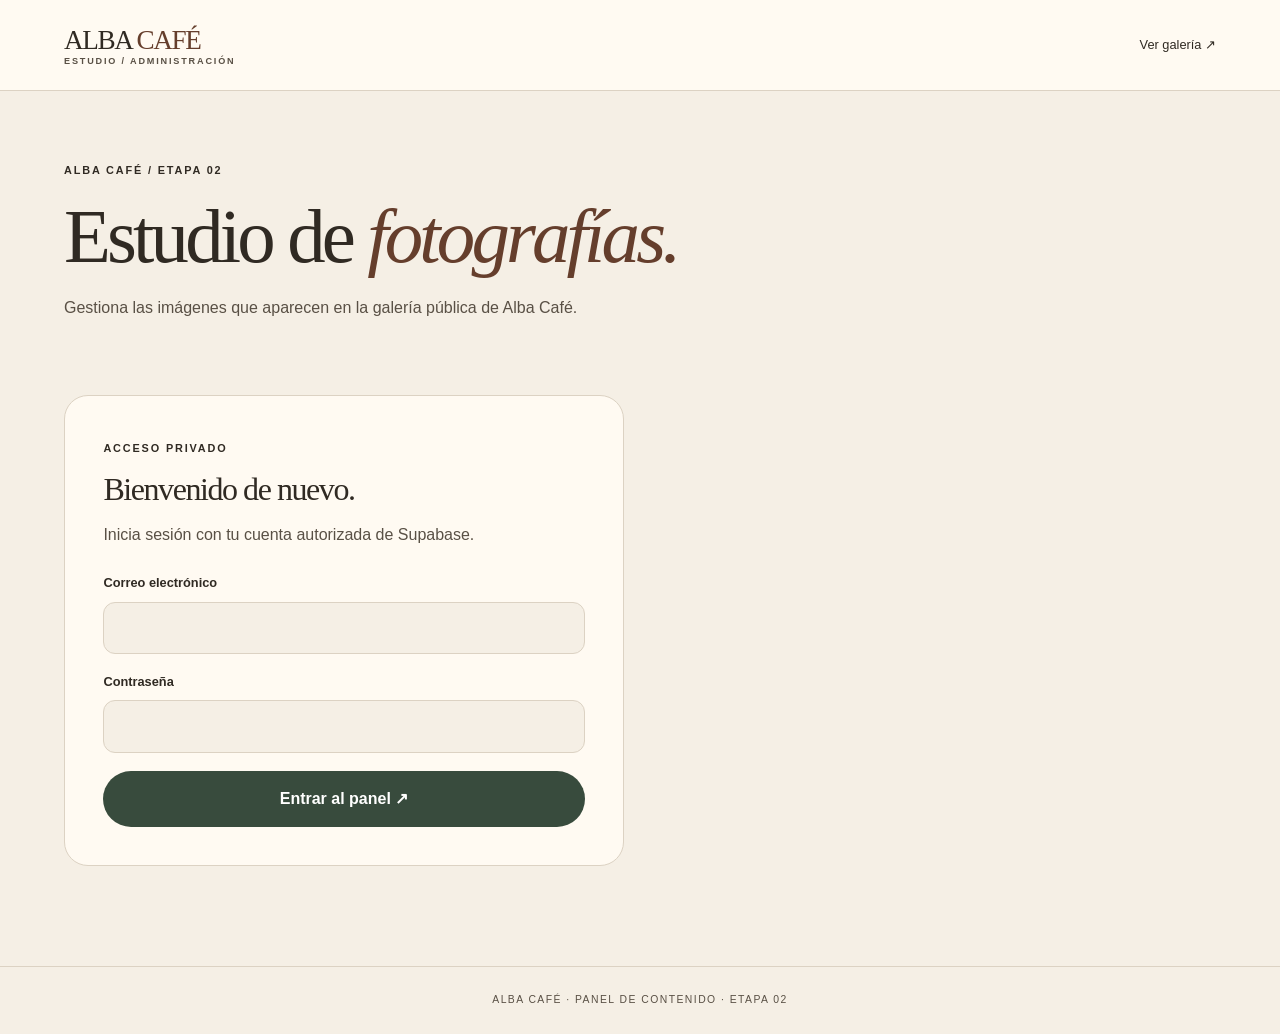
<file: admin.html>
<!DOCTYPE html><html lang="es"><head><meta charset="UTF-8"><meta name="viewport" content="width=device-width,initial-scale=1"><meta name="robots" content="noindex,nofollow"><title>Administración | Alba Café</title><link rel="stylesheet" href="styles.css"><style>
body{min-height:100vh}.admin-header{border-bottom:1px solid var(--line);background:var(--cream)}.admin-header-inner{min-height:90px;display:flex;justify-content:space-between;align-items:center;gap:20px}.admin-brand{text-decoration:none;font:1.7rem Georgia,serif;letter-spacing:-.05em}.admin-brand span{color:var(--brown)}.admin-brand small{display:block;font:600 .57rem Arial,sans-serif;letter-spacing:.2em;color:var(--muted)}.admin-header-actions{display:flex;gap:20px;align-items:center;font-size:.8rem}.admin-header-actions a{text-decoration:none}.admin-main{padding-block:65px 100px}.admin-heading{margin-bottom:40px}.admin-heading h1{font:400 clamp(2.7rem,6vw,5rem)/1.08 Georgia,serif;letter-spacing:-.05em;margin:14px 0}.admin-heading em{color:var(--brown)}.admin-heading p,.admin-panel>p{color:var(--muted)}.admin-panel{background:var(--cream);border:1px solid var(--line);border-radius:24px;padding:clamp(24px,3vw,40px)}.admin-panel h2{font-size:2rem;margin:12px 0}.login-panel{max-width:560px}.admin-panel form{display:grid;gap:18px;margin-top:25px}.admin-panel label{display:grid;gap:8px;font-size:.8rem;font-weight:700}.admin-panel input:not([type=file]),.admin-panel textarea,.admin-panel select{width:100%;padding:15px 16px;border:1px solid var(--line);border-radius:12px;background:var(--paper);color:var(--ink);font:inherit}.admin-primary{padding:15px 22px;background:var(--button-bg);color:var(--button-text);border:0;border-radius:100px;font-weight:700}.admin-primary:disabled{opacity:.5;cursor:wait}.admin-ghost{background:transparent;color:var(--ink);border:1px solid var(--line);padding:10px 15px;border-radius:100px}.admin-notice{min-height:1.5em;color:var(--brown);font-size:.87rem}.admin-columns{display:grid;grid-template-columns:minmax(0,1fr) minmax(0,1.2fr);gap:22px}.admin-stats{display:grid;grid-template-columns:repeat(2,1fr);gap:15px;margin-bottom:24px}.admin-stats>div{padding:23px;border:1px solid var(--line);border-radius:18px}.admin-stats span{display:block;color:var(--muted);font-size:.75rem}.admin-stats strong{display:block;margin-top:8px;font-size:1.35rem}.admin-drop{position:relative;padding:36px 20px;text-align:center;border:1px dashed var(--border-hover);border-radius:15px;background:var(--paper);cursor:pointer}.admin-drop span{font-size:1rem}.admin-drop small{font-weight:400;color:var(--muted)}.admin-drop input{position:absolute;inset:0;opacity:0;cursor:pointer;width:100%}.admin-preview{width:100%;max-height:240px;object-fit:cover;border-radius:14px}.admin-list-heading{display:flex;align-items:center;justify-content:space-between;gap:12px}.admin-photo-list{display:grid;gap:14px;margin-top:20px}.admin-photo{display:flex;align-items:center;gap:15px;padding:12px;border:1px solid var(--line);border-radius:15px}.admin-photo img{width:88px;height:78px;object-fit:cover;border-radius:9px}.admin-photo-text{flex:1;min-width:0}.admin-photo-text strong{display:block;overflow-wrap:anywhere}.admin-photo-text small{color:var(--muted)}.admin-delete{border:1px solid #a54e44;color:#a54e44;background:transparent;padding:9px 12px;border-radius:10px}.admin-footer{padding:25px;text-align:center;border-top:1px solid var(--line);font-size:.65rem;letter-spacing:.14em;color:var(--muted)}@media(max-width:800px){.admin-columns{grid-template-columns:1fr}}@media(max-width:500px){.admin-stats{grid-template-columns:1fr}.admin-photo{flex-wrap:wrap}.admin-header-actions{gap:8px}.admin-main{padding-block:35px 60px}}

.admin-check{display:flex!important;align-items:center;gap:10px}.admin-check input{width:18px;height:18px;accent-color:var(--brown)}.admin-photo-actions{display:flex;gap:7px;flex-wrap:wrap}.admin-photo-actions button{font-size:.75rem}.admin-edit{border:1px solid var(--line);color:var(--ink);background:transparent;padding:9px 12px;border-radius:10px}.admin-hidden-tag{font-size:.7rem;color:var(--muted);margin-left:6px}</style></head><body><header class="admin-header"><div class="wrap admin-header-inner"><a href="index.html#inicio" class="admin-brand">ALBA <span>CAFÉ</span><small>ESTUDIO / ADMINISTRACIÓN</small></a><div class="admin-header-actions"><a href="index.html#galeria" target="_blank" rel="noopener">Ver galería ↗</a><button id="logout" class="admin-ghost" hidden>Cerrar sesión</button></div></div></header><main class="wrap admin-main"><div class="admin-heading"><span class="eyebrow">Alba Café / Etapa 02</span><h1>Estudio de <em>fotografías.</em></h1><p>Gestiona las imágenes que aparecen en la galería pública de Alba Café.</p></div><p id="notice" class="admin-notice" role="status" aria-live="polite"></p><section id="login-section" class="admin-panel login-panel"><span class="eyebrow">Acceso privado</span><h2>Bienvenido de nuevo.</h2><p>Inicia sesión con tu cuenta autorizada de Supabase.</p><form id="login-form"><label>Correo electrónico<input id="email" type="email" autocomplete="username" required></label><label>Contraseña<input id="password" type="password" autocomplete="current-password" required></label><button class="admin-primary" type="submit">Entrar al panel ↗</button></form></section><div id="dashboard" hidden><div class="admin-stats"><div><span>Fotografías publicadas</span><strong id="photo-count">0</strong></div><div><span>Estado del sistema</span><strong>Conectado a Supabase</strong></div></div><div class="admin-columns"><section class="admin-panel"><span class="eyebrow">01 / Publicación</span><h2><span id="form-heading">Nueva fotografía</span></h2><p>Formatos JPG, PNG o WebP. Máximo 5 MB por imagen.</p><form id="upload-form"><label class="admin-drop" for="file"><span id="file-label">Seleccionar una fotografía</span><small>Desde tu teléfono o computadora</small><input id="file" type="file" accept="image/jpeg,image/png,image/webp"></label><img id="preview" class="admin-preview" alt="Vista previa" hidden><label>Título<input id="title" maxlength="100" placeholder="Ej. Latte de la mañana" required></label><label>Descripción (opcional)<textarea id="description" maxlength="400" rows="3" placeholder="Un momento para disfrutar…"></textarea></label><label>Categoría<select id="category"><option value="bebidas">Bebidas</option><option value="espacio">Nuestro espacio</option><option value="momentos">Momentos</option><option value="general">General</option></select></label><label class="admin-check"><input id="published" type="checkbox" checked> Visible en la galería pública</label><div id="editing-note" hidden class="admin-notice">Editando publicación existente. Deja la fotografía vacía para conservar la actual.</div><button id="cancel-edit" class="admin-ghost" type="button" hidden>Cancelar edición</button><button id="upload-button" class="admin-primary" type="submit">Guardar publicación ↗</button></form></section><section class="admin-panel"><div class="admin-list-heading"><div><span class="eyebrow">02 / Colección</span><h2>Fotografías publicadas</h2></div><button id="refresh" class="admin-ghost">Actualizar ↻</button></div><div id="photo-list" class="admin-photo-list"></div></section></div></div></main><footer class="admin-footer">ALBA CAFÉ · PANEL DE CONTENIDO · ETAPA 02</footer><script type="module">
import { createClient } from 'https://esm.sh/@supabase/supabase-js@2.49.4';
const supabase = createClient(
  'https://pkiyretkafiqveocgsdq.supabase.co',
  'sb_publishable_Rr9jMLMF2xbBb6j4pnye_w_Png2KjgU'
);
const BUCKET = 'alba-gallery';
function photoUrl(path){ return supabase.storage.from(BUCKET).getPublicUrl(path).data.publicUrl; }


const $=id=>document.getElementById(id);
const notice=$('notice'),login=$('login-section'),dashboard=$('dashboard'),logout=$('logout');
let currentUser=null, editing=null, photoItems=[];
function report(text){notice.textContent=text;}
async function refreshAuth(){const {data:{user},error}=await supabase.auth.getUser();if(error&&error.name!=='AuthSessionMissingError')report('No se pudo verificar la sesión.');if(!user){currentUser=null;login.hidden=false;dashboard.hidden=true;logout.hidden=true;return;}const {data:membership,error:membershipError}=await supabase.from('alba_admins').select('user_id').eq('user_id',user.id).maybeSingle();if(membershipError||!membership){await supabase.auth.signOut();currentUser=null;login.hidden=false;dashboard.hidden=true;logout.hidden=true;report('Esta cuenta no tiene permiso para administrar Alba Café.');return;}currentUser=user;login.hidden=true;dashboard.hidden=false;logout.hidden=false;await loadPhotos();}
$('login-form').addEventListener('submit',async e=>{e.preventDefault();const button=e.target.querySelector('button');button.disabled=true;report('Iniciando sesión…');const {error}=await supabase.auth.signInWithPassword({email:$('email').value.trim(),password:$('password').value});$('password').value='';button.disabled=false;if(error){report('No se pudo iniciar sesión. Verifica el correo y la contraseña.');return;}report('Sesión iniciada.');await refreshAuth();});
logout.addEventListener('click',async()=>{await supabase.auth.signOut();report('Sesión cerrada.');await refreshAuth();});
function resetPreview(){const preview=$('preview');if(preview.dataset.url){URL.revokeObjectURL(preview.dataset.url);delete preview.dataset.url;}preview.hidden=true;preview.removeAttribute('src');}
$('file').addEventListener('change',()=>{const file=$('file').files[0];$('file-label').textContent=file?file.name:(editing?'Cambiar fotografía (opcional)':'Seleccionar una fotografía');resetPreview();if(file){const preview=$('preview');preview.dataset.url=URL.createObjectURL(file);preview.src=preview.dataset.url;preview.hidden=false;}});
function cancelEdit(){editing=null;$('upload-form').reset();resetPreview();$('file-label').textContent='Seleccionar una fotografía';$('form-heading').textContent='Nueva fotografía';$('editing-note').hidden=true;$('cancel-edit').hidden=true;$('published').checked=true;}
$('cancel-edit').addEventListener('click',cancelEdit);
function editPhoto(item){editing=item;$('title').value=item.title||'';$('description').value=item.description||'';$('category').value=item.category||'general';$('published').checked=item.published!==false;$('file').value='';resetPreview();$('file-label').textContent='Cambiar fotografía (opcional)';$('form-heading').textContent='Editar fotografía';$('editing-note').hidden=false;$('cancel-edit').hidden=false;$('title').focus();$('upload-form').scrollIntoView({behavior:'smooth',block:'center'});report('Editando «'+item.title+'». Puedes cambiar la imagen, título, descripción y visibilidad.');}
async function loadPhotos(){const list=$('photo-list');list.textContent='Cargando…';const {data,error}=await supabase.from('alba_gallery').select('id,title,description,category,image_path,created_at,published').order('created_at',{ascending:false});if(error){list.textContent='No se pudo consultar la galería.';report(error.message);return;}photoItems=data||[];$('photo-count').textContent=photoItems.filter(p=>p.published!==false).length;list.replaceChildren();if(!photoItems.length){list.textContent='Aún no hay fotografías. ¡Publica la primera!';return;}for(const item of photoItems){const row=document.createElement('div');row.className='admin-photo';const img=document.createElement('img');img.src=photoUrl(item.image_path);img.alt='';img.loading='lazy';const info=document.createElement('div');info.className='admin-photo-text';const title=document.createElement('strong');title.textContent=item.title;const subtitle=document.createElement('small');subtitle.textContent=(item.category||'general')+(item.published===false?' · Oculta':' · Publicada');info.append(title,subtitle);const actions=document.createElement('div');actions.className='admin-photo-actions';const edit=document.createElement('button');edit.type='button';edit.className='admin-edit';edit.textContent='Editar';edit.addEventListener('click',()=>editPhoto(item));const toggle=document.createElement('button');toggle.type='button';toggle.className='admin-edit';toggle.textContent=item.published===false?'Publicar':'Ocultar';toggle.addEventListener('click',async()=>{toggle.disabled=true;const {error}=await supabase.from('alba_gallery').update({published:item.published===false}).eq('id',item.id).select('id').single();if(error)report('No se pudo cambiar la visibilidad: '+error.message);else{report('Visibilidad actualizada.');await loadPhotos();}toggle.disabled=false;});const del=document.createElement('button');del.type='button';del.className='admin-delete';del.textContent='Eliminar';del.addEventListener('click',()=>removePhoto(item,del));actions.append(edit,toggle,del);row.append(img,info,actions);list.append(row);}}
async function removePhoto(item,button){if(!confirm(`¿Eliminar definitivamente «${item.title}»?`))return;button.disabled=true;report('Eliminando publicación…');const {data,error}=await supabase.from('alba_gallery').delete().eq('id',item.id).select('id').single();if(error){report('No se pudo eliminar la publicación: '+error.message);button.disabled=false;return;}if(editing?.id===item.id)cancelEdit();if(item.image_path&&!/^https?:\/\//i.test(item.image_path)){const {error:storageError}=await supabase.storage.from(BUCKET).remove([item.image_path]);if(storageError)report('Publicación eliminada; no se pudo limpiar el archivo: '+storageError.message);else report('Publicación eliminada correctamente.');}else report('Publicación eliminada correctamente.');await loadPhotos();}
$('upload-form').addEventListener('submit',async e=>{e.preventDefault();if(!currentUser)return;const file=$('file').files[0];if(!editing&&!file){report('Selecciona una fotografía.');return;}const allowed=['image/jpeg','image/png','image/webp'];if(file&&(!allowed.includes(file.type)||file.size>5*1024*1024)){report('Solo JPG, PNG o WebP de máximo 5 MB.');return;}const title=$('title').value.trim();if(!title){report('Escribe un título.');return;}const button=$('upload-button');button.disabled=true;report('Guardando publicación…');let newPath=null;try{if(file){const ext={'image/jpeg':'jpg','image/png':'png','image/webp':'webp'}[file.type];newPath=`${currentUser.id}/${crypto.randomUUID()}.${ext}`;const {error:uploadError}=await supabase.storage.from(BUCKET).upload(newPath,file,{contentType:file.type,upsert:false});if(uploadError)throw uploadError;}const payload={title,description:$('description').value.trim(),category:$('category').value,published:$('published').checked};if(newPath)payload.image_path=newPath;let error;if(editing){({error}=await supabase.from('alba_gallery').update(payload).eq('id',editing.id).select('id').single());}else{({error}=await supabase.from('alba_gallery').insert(payload).select('id').single());}if(error)throw error;const oldPath=editing?.image_path;const replaced=!!editing&&!!newPath;cancelEdit();report('Publicación guardada correctamente.');await loadPhotos();if(replaced&&oldPath&&!/^https?:\/\//i.test(oldPath)){const {error:cleanupError}=await supabase.storage.from(BUCKET).remove([oldPath]);if(cleanupError)report('Guardado correctamente, pero no se pudo borrar la fotografía anterior.');}}catch(error){if(newPath){const {error:cleanupError}=await supabase.storage.from(BUCKET).remove([newPath]);if(cleanupError)console.warn('No se pudo limpiar imagen nueva:',cleanupError);}report('No se pudo guardar: '+error.message);}finally{button.disabled=false;}});
$('refresh').addEventListener('click',loadPhotos);
refreshAuth();

</script></body></html>
</file>
<file: styles.css>
/* MODO CLARO */

/* COLORES: MODO CLARO */

:root {
  color-scheme: light;
  --paper: #f5efe5;
  --cream: #fffaf2;
  --ink: #302a23;
  --muted: #595045;
  --brown: #653e2c;
  --green: #384b3d;
  --line: #dcd2c3;
  --orange: #b9613d;
  --header-bg: rgba(245, 239, 229, .97);
  --section-bg: #eae1d4;
  --surface-hover: #fffcf7;
  --hover-bg: #eae1d3;
  --border-hover: #b3a18b;
  --button-bg: #384b3d;
  --button-hover: #28392d;
  --button-text: #fff;
  --brand-bg: #653e2c;
  --brand-border: #e0d1bd;
  --brand-outline: #cdbca6;
  --location-bg: #384b3d;
  --inverse-text: #fffaf2;
  --inverse-muted: #e4ddcf;
  --closed-bg: #e9dfd1;
  --art-light: #eed9ae;
  --art-start: #c2a479;
  --art-end: #87694c;
  --footer-bg: #28372d;
  --footer-text: #fff6e9;
  --footer-muted: #c8cdbf;
  --footer-line: #ffffff26;
  --radius: 24px;
}

/* COLORES: MODO OSCURO */

:root[data-theme="dark"] {
  color-scheme: dark;
  --paper: #191b18;
  --cream: #222620;
  --ink: #f2eadf;
  --muted: #bcb7ab;
  --brown: #deb18c;
  --green: #b0c7aa;
  --line: #3b4036;
  --orange: #e3a679;
  --header-bg: rgba(25, 27, 24, .97);
  --section-bg: #20241f;
  --surface-hover: #2b3028;
  --hover-bg: #30372c;
  --border-hover: #75836c;
  --button-bg: #b0c7aa;
  --button-hover: #c5d8bf;
  --button-text: #182116;
  --brand-bg: #422e24;
  --brand-border: #37352b;
  --brand-outline: #4e4b3e;
  --location-bg: #293b2c;
  --inverse-text: #fffaf2;
  --inverse-muted: #d5ddcf;
  --closed-bg: #37342a;
  --art-light: #977b54;
  --art-start: #65523c;
  --art-end: #342c24;
  --footer-bg: #111a14;
  --footer-text: #f4edde;
  --footer-muted: #b6c0b0;
  --footer-line: #ffffff20;
}

/* BASE */

* { box-sizing: border-box; }

html {
  scroll-behavior: smooth;
  scroll-padding-top: 110px;
}

body {
  margin: 0;
  background: var(--paper);
  color: var(--ink);
  font-family: Arial, Helvetica, sans-serif;
  line-height: 1.6;
  transition: background-color .25s, color .25s;
}

a { color: inherit; }
button, input { font: inherit; }
button, a, summary { -webkit-tap-highlight-color: transparent; }
button { cursor: pointer; }
[hidden] { display: none !important; }

:focus-visible {
  outline: 3px solid var(--orange);
  outline-offset: 5px;
}

.view:focus, main:focus { outline: none; }
.wrap { width: min(1160px, 90%); margin-inline: auto; }
.view { min-height: 65vh; }
.section { padding-block: 90px; }

h1, h2, h3 {
  font-family: Georgia, "Times New Roman", serif;
  font-weight: 400;
}

h2 {
  margin: 14px 0 0;
  font-size: clamp(2.4rem, 4.5vw, 3.65rem);
  line-height: 1.08;
  letter-spacing: -.045em;
}

.eyebrow {
  display: inline-flex;
  align-items: center;
  gap: 9px;
  font-size: .68rem;
  letter-spacing: .17em;
  text-transform: uppercase;
  font-weight: 700;
}

.small-dot {
  width: 6px;
  height: 6px;
  border-radius: 50%;
  background: var(--green);
}

.demo-note {
  padding: 7px 18px;
  background: var(--location-bg);
  color: var(--inverse-text);
  text-align: center;
  font-size: .7rem;
  letter-spacing: .025em;
}

.skip {
  position: absolute;
  left: 12px;
  top: -100px;
  padding: 12px;
  background: var(--cream);
  color: var(--ink);
  z-index: 50;
}

.skip:focus { top: 12px; }

.sr-only {
  position: absolute;
  width: 1px;
  height: 1px;
  padding: 0;
  margin: -1px;
  overflow: hidden;
  clip-path: inset(50%);
  white-space: nowrap;
  border: 0;
}

/* LOGOS */

.logo {
  display: inline-flex;
  align-items: center;
  flex-shrink: 0;
  width: 112px;
  text-decoration: none;
}

.logo-frame {
  position: relative;
  display: block;
  width: 100%;
  aspect-ratio: 2.2;
  overflow: hidden;
  mix-blend-mode: multiply;
}

.logo-frame img {
  position: absolute;
  display: block;
  width: 163%;
  max-width: none;
  height: auto;
  left: -31.5%;
  top: -53%;
}

:root[data-theme="dark"] .logo-frame {
  filter: invert(1);
  mix-blend-mode: screen;
}

.brand-logo {
  width: min(310px, 100%);
  margin-block: 15px;
  filter: invert(1);
  mix-blend-mode: screen;
}

.location-logo {
  width: 112px;
  filter: invert(1);
  mix-blend-mode: screen;
}

/* ENCABEZADO */

.site-header {
  position: sticky;
  top: 0;
  z-index: 30;
  background: var(--header-bg);
  border-bottom: 1px solid var(--line);
  transition: background-color .25s, border-color .25s;
}

.header-inner {
  display: flex;
  align-items: center;
  justify-content: space-between;
  gap: 25px;
  min-height: 96px;
}

.desktop-nav {
  display: flex;
  align-items: center;
  gap: 32px;
}

.desktop-nav a {
  position: relative;
  padding: 15px 0;
  font-size: .86rem;
  text-decoration: none;
}

.desktop-nav a::after {
  content: "";
  position: absolute;
  bottom: 8px;
  left: 0;
  width: 100%;
  height: 1px;
  background: var(--brown);
  transform: scaleX(0);
  transform-origin: left;
  transition: transform .2s;
}

.desktop-nav a:hover::after,
.desktop-nav a[aria-current="page"]::after {
  transform: scaleX(1);
}

.desktop-nav a[aria-current="page"] { color: var(--brown); }

.header-actions {
  display: flex;
  align-items: center;
  gap: 20px;
}

.header-link {
  font-size: .72rem;
  text-decoration: none;
}

.icon-button {
  display: grid;
  place-items: center;
  width: 44px;
  height: 44px;
  padding: 0;
  flex-shrink: 0;
  border: 1px solid var(--line);
  border-radius: 50%;
  background: var(--cream);
  color: var(--ink);
  transition: background-color .2s, border-color .2s;
}

.icon-button:hover {
  background: var(--hover-bg);
  border-color: var(--border-hover);
}

.theme-toggle svg { width: 20px; height: 20px; }
.sun-icon { display: none; }
:root[data-theme="dark"] .moon-icon { display: none; }
:root[data-theme="dark"] .sun-icon { display: block; }

/* MENÚ HAMBURGUESA */

.hamburger {
  display: none;
  position: relative;
}

.hamburger span {
  position: absolute;
  left: 12px;
  width: 18px;
  height: 1.5px;
  border-radius: 3px;
  background: currentColor;
  transition: transform .25s, opacity .2s, top .25s;
}

.hamburger span:nth-child(1) { top: 14px; }
.hamburger span:nth-child(2) { top: 20px; }
.hamburger span:nth-child(3) { top: 26px; }

.hamburger[aria-expanded="true"] span:nth-child(1) {
  top: 20px;
  transform: rotate(45deg);
}

.hamburger[aria-expanded="true"] span:nth-child(2) { opacity: 0; }

.hamburger[aria-expanded="true"] span:nth-child(3) {
  top: 20px;
  transform: rotate(-45deg);
}

.mobile-menu { display: none; }
.nav-overlay { display: none; }

/* BOTONES */

.button {
  display: inline-flex;
  justify-content: center;
  align-items: center;
  gap: 18px;
  min-height: 50px;
  padding: 13px 24px;
  border: 1px solid var(--button-bg);
  border-radius: 100px;
  background: var(--button-bg);
  color: var(--button-text);
  text-decoration: none;
  text-align: center;
  font-size: .85rem;
  transition: background-color .2s, transform .2s;
}

.button:hover {
  background: var(--button-hover);
  transform: translateY(-2px);
}

.button.secondary {
  background: transparent;
  color: var(--ink);
  border-color: var(--line);
}

.button.secondary:hover { background: var(--hover-bg); }

.button.light {
  color: #28392d;
  background: #fffaf2;
  border-color: #fffaf2;
}

.button.light:hover { background: #e9dfcf; }

.actions {
  display: flex;
  align-items: center;
  flex-wrap: wrap;
  gap: 14px;
}

.text-link { font-size: .85rem; text-underline-offset: 6px; }

/* PORTADA */

.hero {
  display: grid;
  grid-template-columns: minmax(0, 1.05fr) minmax(0, 1fr);
  align-items: center;
  gap: 65px;
  padding-block: 70px 64px;
}

.hero h1 {
  margin: 26px 0;
  font-size: clamp(3.3rem, 6.5vw, 5.8rem);
  line-height: 1.02;
  letter-spacing: -.065em;
}

.hero h1 em, .page-title em {
  color: var(--brown);
  font-weight: 400;
}

.hero-description {
  max-width: 350px;
  margin: 0 0 30px;
  color: var(--muted);
  font-size: .97rem;
}

.hero-benefits {
  display: flex;
  flex-wrap: wrap;
  gap: 8px 16px;
  padding: 0;
  margin: 23px 0 0;
  list-style: none;
  color: var(--muted);
  font-size: .72rem;
}

.hero-benefits li {
  display: inline-flex;
  align-items: center;
  gap: 7px;
}

.hero-benefits li::before {
  content: "";
  width: 4px;
  height: 4px;
  border-radius: 50%;
  background: var(--brown);
}

.hero-detail {
  display: flex;
  align-items: center;
  gap: 12px;
  margin-top: 25px;
  color: var(--muted);
  font-size: .73rem;
}

.detail-line { width: 32px; height: 1px; background: var(--brown); }
.hero-visual { min-width: 0; }

.visual-caption {
  display: flex;
  justify-content: space-between;
  gap: 15px;
  padding-top: 15px;
  color: var(--muted);
  font-size: .63rem;
}

.visual-caption span:first-child { letter-spacing: .16em; }

/* CAFÉ ILUSTRADO */

.coffee-art {
  position: relative;
  display: grid;
  place-items: center;
  min-height: 480px;
  overflow: hidden;
  border-radius: 190px 190px 24px 24px;
  background:
    radial-gradient(ellipse at 25% 15%, var(--art-light), transparent 55%),
    linear-gradient(140deg, var(--art-start), var(--art-end));
}

.art-orbit {
  position: absolute;
  width: 370px;
  height: 370px;
  border: 1px solid #ffffff40;
  border-radius: 50%;
}

.saucer {
  width: 275px;
  height: 275px;
  display: grid;
  place-items: center;
  border-radius: 50%;
  background: linear-gradient(135deg, #faf4e8, #cdbfa8);
  box-shadow: 25px 35px 35px #32241445, inset 0 0 0 20px #e6dccb;
  transform: rotate(-20deg);
}

.cup {
  position: relative;
  width: 188px;
  height: 188px;
  border: 12px solid #f9f3e8;
  border-radius: 50%;
  background:
    radial-gradient(ellipse at 50% 54%, #edcd94 0 12%, transparent 13%),
    repeating-radial-gradient(
      ellipse at 50% 42%, #f6ddb0 0 7px, #bb7438 8px 15px
    );
  box-shadow: 6px 12px 20px #46301e55;
}

.cup::after {
  content: "";
  position: absolute;
  width: 7px;
  height: 92px;
  top: 38px;
  left: 78px;
  background: #f6ddb0;
  transform: rotate(9deg);
  border-radius: 100%;
}

.art-stamp, .art-label {
  position: absolute;
  left: 50%;
  width: calc(100% - 70px);
  transform: translateX(-50%);
  text-align: center;
  z-index: 1;
}

.art-stamp {
  top: 34px;
  color: #fff7e7;
  font: italic clamp(1.1rem, 3vw, 1.5rem) Georgia, serif;
  line-height: 1.3;
}

.art-label {
  bottom: 28px;
  color: white;
  font-size: .66rem;
  letter-spacing: .13em;
  text-transform: uppercase;
}

.ribbon {
  display: flex;
  justify-content: center;
  align-items: center;
  gap: 34px;
  padding: 21px;
  background: var(--location-bg);
  color: var(--inverse-text);
  font-size: .68rem;
  letter-spacing: .15em;
  text-transform: uppercase;
}

.ribbon [aria-hidden] { color: #c6b89d; font-size: 1rem; }

/* SECCIONES Y TARJETAS */

.section-top {
  display: flex;
  justify-content: space-between;
  align-items: end;
  gap: 40px;
  margin-bottom: 38px;
}

.section-top > p {
  max-width: 305px;
  margin: 0;
  color: var(--muted);
  font-size: .92rem;
}

.page-title {
  margin: 14px 0 0;
  font-size: clamp(2.8rem, 5.5vw, 4.6rem);
  line-height: 1.08;
  letter-spacing: -.055em;
}

.discovery-grid {
  display: grid;
  grid-template-columns: repeat(3, minmax(0, 1fr));
  gap: 20px;
}

.discovery-card {
  padding: 26px;
  border: 1px solid var(--line);
  border-radius: var(--radius);
  background: var(--cream);
  text-decoration: none;
  transition: transform .25s, border-color .25s, background-color .25s;
}

.discovery-card:hover {
  transform: translateY(-5px);
  border-color: var(--border-hover);
}

.card-top {
  display: flex;
  justify-content: space-between;
  align-items: center;
  gap: 10px;
}

.round-arrow {
  display: grid;
  place-items: center;
  width: 32px;
  height: 32px;
  border: 1px solid var(--line);
  border-radius: 50%;
  transition: background-color .2s, color .2s;
}

.discovery-card:hover .round-arrow {
  background: var(--button-bg);
  color: var(--button-text);
}

.discovery-card h3 {
  margin: 14px 0;
  font-size: 1.65rem;
  line-height: 1.15;
  letter-spacing: -.035em;
}

.discovery-card p { margin: 0; font-size: .84rem; color: var(--muted); }

.category-art {
  position: relative;
  height: 160px;
  display: grid;
  place-items: center;
  margin-top: 16px;
}

/* ILUSTRACIONES PEQUEÑAS */

.little-cup {
  position: absolute;
  top: 53px;
  width: 77px;
  height: 64px;
  border-radius: 5px 5px 29px 29px;
  background: #d9c5a9;
  box-shadow: inset -13px 0 #c6ad8c;
}

.little-cup::before {
  content: "";
  position: absolute;
  top: 10px;
  right: -21px;
  width: 24px;
  height: 29px;
  border: 6px solid #c6ad8c;
  border-left: 0;
  border-radius: 0 16px 16px 0;
}

.little-cup::after {
  content: "";
  position: absolute;
  top: -5px;
  left: 0;
  width: 77px;
  height: 13px;
  border: 4px solid #e5d5be;
  border-radius: 50%;
  background: #69422d;
}

.little-saucer {
  position: absolute;
  top: 116px;
  width: 110px;
  height: 11px;
  border-radius: 50%;
  background: #d0bda1;
}

.steam {
  position: absolute;
  top: 20px;
  width: 12px;
  height: 24px;
  border-left: 2px solid #b9a88e;
  border-radius: 50%;
}

.steam-one { margin-left: -18px; }
.steam-two { margin-left: 15px; top: 15px; }

.cold-glass {
  position: absolute;
  top: 40px;
  width: 70px;
  height: 92px;
  border: 4px solid #decbb5;
  border-radius: 5px 5px 17px 17px;
  background:
    radial-gradient(circle at 30% 20%, #e6d5bf 0 8px, transparent 9px),
    radial-gradient(circle at 70% 40%, #e6d5bf 0 7px, transparent 8px),
    linear-gradient(#b98c67, #91613f);
  transform: rotate(7deg);
}

.cold-straw {
  position: absolute;
  top: 12px;
  width: 6px;
  height: 85px;
  margin-left: 28px;
  background: var(--green);
  transform: rotate(15deg);
}

.coffee-bag {
  width: 80px;
  height: 112px;
  display: grid;
  place-items: center;
  border-radius: 5px 5px 9px 9px;
  background: #b2946d;
  border-top: 9px solid #8c714f;
  box-shadow: inset -10px 0 #a58760;
  transform: rotate(-7deg);
}

.bag-label {
  display: grid;
  place-items: center;
  width: 58px;
  padding: 12px 4px;
  background: #f5efe5;
}

.bag-label .logo-frame,
:root[data-theme="dark"] .bag-label .logo-frame {
  width: 50px;
  filter: none;
  mix-blend-mode: multiply;
}

/* PRESENTACIÓN */

.about { background: var(--section-bg); }

.about-grid {
  display: grid;
  grid-template-columns: minmax(0, 1fr) minmax(0, 1fr);
  gap: 75px;
  align-items: center;
}

.brand-card {
  min-height: 370px;
  padding: 30px;
  display: flex;
  flex-direction: column;
  justify-content: center;
  align-items: center;
  border: 12px solid var(--brand-border);
  outline: 1px solid var(--brand-outline);
  border-radius: var(--radius);
  background: var(--brand-bg);
  color: var(--inverse-text);
  isolation: isolate;
}

.brand-overline, .brand-bottom {
  font-size: .62rem;
  letter-spacing: .12em;
  text-align: center;
}

.brand-overline { margin-bottom: 15px; }
.brand-bottom { margin-top: 20px; opacity: .8; }
.about-copy p { max-width: 420px; color: var(--muted); }
.about-copy .actions { margin-top: 28px; }

.visit-invite {
  display: flex;
  align-items: center;
  justify-content: space-between;
  gap: 35px;
  padding-block: 65px;
}

.visit-invite h2 { font-size: clamp(2rem, 3.5vw, 3rem); }
.visit-invite p { color: var(--muted); font-size: .9rem; }
.visit-invite > .button { flex-shrink: 0; }

/* MENÚ DE PRODUCTOS */

.menu-tools { margin-top: 35px; }

.search-label {
  display: block;
  margin-bottom: 8px;
  font-size: .77rem;
  font-weight: 700;
}

.search-box { position: relative; }

.search-box svg {
  position: absolute;
  top: 50%;
  left: 19px;
  width: 20px;
  height: 20px;
  transform: translateY(-50%);
  color: var(--muted);
  pointer-events: none;
}

.search-input {
  width: 100%;
  min-height: 55px;
  padding: 14px 18px 14px 52px;
  border: 1px solid var(--line);
  border-radius: 15px;
  background: var(--cream);
  color: var(--ink);
  font-size: .9rem;
}

.search-input::placeholder { color: var(--muted); }

.filters {
  display: flex;
  flex-wrap: wrap;
  gap: 10px;
  margin: 24px 0;
}

.filter {
  min-height: 44px;
  padding: 10px 22px;
  border: 1px solid var(--line);
  border-radius: 50px;
  background: transparent;
  color: var(--ink);
  font-size: .84rem;
  transition: background-color .2s, color .2s;
}

.filter:hover { background: var(--hover-bg); }

.filter[aria-pressed="true"] {
  border-color: var(--button-bg);
  background: var(--button-bg);
  color: var(--button-text);
}

.menu-meta {
  display: flex;
  align-items: center;
  justify-content: space-between;
  gap: 16px;
  margin-bottom: 16px;
  color: var(--muted);
  font-size: .74rem;
}

.menu-status { margin: 0; }
.menu-meta > span { flex-shrink: 0; }

.menu-grid {
  display: grid;
  grid-template-columns: repeat(2, minmax(0, 1fr));
  align-content: start;
  gap: 14px;
}

.menu-grid.is-animating { overflow: hidden; overflow-anchor: none; }

.menu-item {
  display: flex;
  align-items: center;
  justify-content: space-between;
  gap: 20px;
  min-height: 132px;
  padding: 24px 26px;
  border: 1px solid var(--line);
  border-radius: 18px;
  background: var(--cream);
  transition: border-color .2s, background-color .2s;
}

.menu-item:hover {
  border-color: var(--border-hover);
  background: var(--surface-hover);
}

.product-copy { min-width: 0; }

.product-category {
  display: block;
  margin-bottom: 6px;
  font-size: .58rem;
  font-weight: 700;
  letter-spacing: .14em;
  text-transform: uppercase;
  color: var(--brown);
}

.menu-item h3 {
  margin: 0 0 5px;
  font-size: 1.45rem;
  line-height: 1.2;
  letter-spacing: -.025em;
  overflow-wrap: anywhere;
}

.menu-item p { margin: 0; color: var(--muted); font-size: .78rem; }

.price {
  flex-shrink: 0;
  color: var(--brown);
  font-size: 1rem;
  font-weight: 700;
  white-space: nowrap;
}

.menu-more {
  display: flex;
  flex-direction: column;
  align-items: center;
  gap: 12px;
  padding-top: 34px;
  overflow-anchor: none;
}

.more-button {
  display: inline-flex;
  align-items: center;
  justify-content: center;
  gap: 22px;
  min-height: 56px;
  padding: 8px 10px 8px 26px;
  border: 1px solid var(--button-bg);
  border-radius: 100px;
  background: var(--button-bg);
  color: var(--button-text);
  font-size: .87rem;
  box-shadow: 0 6px 18px #00000012;
  transition: transform .2s, background-color .2s;
}

.more-button:hover:not(:disabled) {
  transform: translateY(-2px);
  background: var(--button-hover);
}

.more-button:disabled { cursor: wait; }

.more-icon {
  display: grid;
  place-items: center;
  width: 36px;
  height: 36px;
  flex-shrink: 0;
  border-radius: 50%;
  background: #ffffff26;
  font-size: 1.15rem;
  transition: transform .3s;
}

.more-button[aria-expanded="true"] .more-icon { transform: rotate(180deg); }
.more-caption { text-align: center; color: var(--muted); font-size: .74rem; }

.empty-state {
  padding: 48px 20px;
  border: 1px dashed var(--line);
  border-radius: var(--radius);
  background: var(--cream);
  text-align: center;
}

.empty-state h3 { margin: 15px 0 10px; font-size: 2rem; }
.empty-state p { color: var(--muted); margin-bottom: 24px; }

.menu-extra {
  display: flex;
  align-items: center;
  justify-content: space-between;
  gap: 30px;
  margin-top: 55px;
  padding: 30px;
  border-radius: var(--radius);
  background: var(--section-bg);
}

.menu-extra h3 { margin: 10px 0; font-size: 1.7rem; line-height: 1.2; }
.menu-extra p { max-width: 530px; margin: 0; color: var(--muted); font-size: .86rem; }
.menu-extra .button { flex-shrink: 0; }

.menu-disclaimer {
  max-width: 650px;
  margin: 38px auto 0;
  color: var(--muted);
  font-size: .72rem;
  text-align: center;
}

/* UBICACIÓN */

.location-layout {
  display: grid;
  grid-template-columns: minmax(0, .9fr) minmax(0, 1.1fr);
  gap: 55px;
  margin-top: 45px;
}

.location-brand {
  min-height: 480px;
  display: flex;
  flex-direction: column;
  align-items: center;
  justify-content: center;
  padding: 40px 35px;
  border-radius: 150px 150px 24px 24px;
  background: var(--location-bg);
  color: var(--inverse-text);
  text-align: center;
  isolation: isolate;
}

.pin-icon { width: 64px; height: 80px; margin: 30px 0 15px; color: #d4c2a4; }
.location-brand h2 { font-size: clamp(2.5rem, 4vw, 3.6rem); }

.location-brand p {
  margin: 12px 0 28px;
  color: var(--inverse-muted);
  font-size: .85rem;
}

.location-information { align-self: center; }
.location-block { padding-block: 25px; border-bottom: 1px solid var(--line); }
.location-block:first-child { padding-top: 0; }
.location-block:last-child { border-bottom: 0; }
.location-block h3 { margin: 12px 0; font-size: 1.8rem; line-height: 1.15; }

.location-block address {
  margin: 0;
  color: var(--muted);
  font-size: .9rem;
  font-style: normal;
}

.hours-table {
  width: 100%;
  border-collapse: collapse;
  margin-top: 18px;
  font-size: .88rem;
}

.hours-table th, .hours-table td {
  padding: 13px 0;
  border-bottom: 1px solid var(--line);
}

.hours-table th { text-align: left; font-weight: 400; color: var(--muted); }
.hours-table td { padding-left: 12px; text-align: right; font-weight: 600; }

.hours-table tr:last-child th,
.hours-table tr:last-child td { border-bottom: 0; }

.closed-label {
  display: inline-block;
  padding: 3px 11px;
  border-radius: 20px;
  background: var(--closed-bg);
  color: var(--brown);
  font-size: .76rem;
}

.hours-note { margin: 12px 0 15px; color: var(--muted); font-size: .75rem; }

.visit-highlights {
  display: grid;
  grid-template-columns: repeat(3, minmax(0, 1fr));
  gap: 22px;
  margin-top: 55px;
}

.visit-highlights > div {
  padding: 26px;
  border: 1px solid var(--line);
  border-radius: 20px;
  background: var(--cream);
}

.highlight-number {
  display: block;
  color: var(--brown);
  font-size: .65rem;
  letter-spacing: .15em;
}

.visit-highlights h3 { margin: 14px 0 10px; font-size: 1.5rem; line-height: 1.2; }
.visit-highlights p { margin: 0; color: var(--muted); font-size: .84rem; }

/* SERVICIOS */

.services-layout {
  display: grid;
  grid-template-columns: minmax(0, .8fr) minmax(0, 1.2fr);
  gap: 70px;
  margin-top: 75px;
  padding-top: 60px;
  border-top: 1px solid var(--line);
}

.services-heading p { max-width: 290px; color: var(--muted); font-size: .9rem; }
.services-accordion { min-width: 0; }
.service-detail { border-bottom: 1px solid var(--line); }
.service-detail:first-child { border-top: 1px solid var(--line); }

.service-detail summary {
  display: flex;
  align-items: center;
  justify-content: space-between;
  gap: 20px;
  padding: 23px 0;
  cursor: pointer;
  list-style: none;
  font-size: .94rem;
  font-weight: 600;
}

.service-detail summary::-webkit-details-marker { display: none; }
.service-detail summary::marker { content: ""; }
.service-detail summary:hover { color: var(--brown); }

.detail-toggle {
  position: relative;
  width: 28px;
  height: 28px;
  flex-shrink: 0;
  border: 1px solid var(--line);
  border-radius: 50%;
}

.detail-toggle::before, .detail-toggle::after {
  content: "";
  position: absolute;
  left: 50%;
  top: 50%;
  width: 10px;
  height: 1px;
  background: var(--ink);
  transform: translate(-50%, -50%);
  transition: transform .2s;
}

.detail-toggle::after { transform: translate(-50%, -50%) rotate(90deg); }

.service-detail[open] .detail-toggle::after {
  transform: translate(-50%, -50%) rotate(0deg);
}

.detail-content { padding: 0 0 25px; }
.service-detail[open] .detail-content { animation: detail-appear .25s ease-out; }

.service-list {
  display: grid;
  gap: 10px;
  padding: 0;
  margin: 0;
  list-style: none;
}

.service-list li {
  position: relative;
  padding-left: 18px;
  color: var(--muted);
  font-size: .87rem;
}

.service-list li::before {
  content: "";
  position: absolute;
  left: 1px;
  top: .65em;
  width: 5px;
  height: 5px;
  border-radius: 50%;
  background: var(--green);
}

.detail-note { margin: 18px 0 0; color: var(--muted); font-size: .76rem; }
.detail-subtitle { margin: 20px 0 13px; font-size: 1.15rem; }
.detail-subtitle:first-child { margin-top: 0; }

@keyframes detail-appear {
  from { opacity: 0; transform: translateY(-5px); }
  to { opacity: 1; transform: translateY(0); }
}

/* FOOTER */

.site-footer {
  position: relative;
  overflow: hidden;
  background: var(--footer-bg);
  color: var(--footer-text);
  isolation: isolate;
}

.footer-invitation {
  display: flex;
  align-items: center;
  justify-content: space-between;
  gap: 40px;
  padding-block: 65px 55px;
  border-bottom: 1px solid var(--footer-line);
}

.footer-invitation .eyebrow { color: var(--footer-muted); }

.footer-invitation h2 {
  margin-top: 18px;
  font-size: clamp(2.5rem, 4.5vw, 4.2rem);
  line-height: 1.05;
}

.footer-invitation h2 em {
  color: #d9c4a3;
  font-weight: 400;
}

.footer-cta {
  display: inline-flex;
  align-items: center;
  gap: 30px;
  padding: 10px 10px 10px 25px;
  border: 1px solid #ffffff45;
  border-radius: 100px;
  text-decoration: none;
  font-size: .85rem;
  flex-shrink: 0;
  transition: background-color .2s, transform .2s;
}

.footer-cta span {
  display: grid;
  place-items: center;
  width: 44px;
  height: 44px;
  border-radius: 50%;
  background: #f5efe5;
  color: #28372d;
  font-size: 1.3rem;
}

.footer-cta:hover {
  background: #ffffff0d;
  transform: translateY(-3px);
}

.footer-grid {
  display: grid;
  grid-template-columns: 1.25fr .8fr 1fr 1fr;
  gap: 40px;
  padding-block: 55px;
}

.footer-brand { min-width: 0; }

.footer-logo {
  width: 165px;
  margin-bottom: 20px;
}

.site-footer .logo-frame {
  filter: invert(1);
  mix-blend-mode: screen;
}

.footer-brand p {
  max-width: 245px;
  margin: 0 0 22px;
  color: var(--footer-muted);
  font-size: .86rem;
  line-height: 1.8;
}

.footer-location-label {
  font-size: .62rem;
  letter-spacing: .14em;
  text-transform: uppercase;
  color: #d9c4a3;
}

.footer-column {
  display: flex;
  flex-direction: column;
  align-items: flex-start;
  gap: 11px;
  min-width: 0;
}

.footer-column h3 {
  margin: 0 0 13px;
  font: 700 .72rem Arial, sans-serif;
  letter-spacing: .12em;
  text-transform: uppercase;
  color: var(--footer-text);
}

.footer-column a {
  color: var(--footer-muted);
  font-size: .83rem;
  text-decoration: none;
  text-underline-offset: 5px;
  transition: color .2s;
}

.footer-column a:hover {
  color: white;
  text-decoration: underline;
}

.footer-column address {
  margin: 0 0 5px;
  color: var(--footer-muted);
  font-size: .83rem;
  font-style: normal;
  line-height: 1.9;
}

.footer-column .footer-map-link { color: #ead6b7; }

.footer-hours {
  width: 100%;
  margin: 0;
}

.footer-hours > div { margin-bottom: 15px; }
.footer-hours dt { color: var(--footer-muted); font-size: .78rem; }
.footer-hours dd { margin: 3px 0 0; font-size: .85rem; }

.footer-hours-note {
  margin: 0;
  color: var(--footer-muted);
  font-size: .7rem;
}

.footer-bottom {
  display: flex;
  justify-content: space-between;
  align-items: center;
  gap: 20px;
  padding-block: 22px;
  border-top: 1px solid var(--footer-line);
  color: var(--footer-muted);
  font-size: .68rem;
}

.back-to-top {
  display: inline-flex;
  align-items: center;
  gap: 12px;
  padding: 9px 0 9px 12px;
  border: 0;
  background: transparent;
  color: var(--footer-text);
  font-size: .75rem;
}

.back-to-top span {
  display: grid;
  place-items: center;
  width: 32px;
  height: 32px;
  border: 1px solid var(--footer-line);
  border-radius: 50%;
  transition: transform .2s;
}

.back-to-top:hover span { transform: translateY(-3px); }

/* TABLET */

@media (max-width: 1050px) {
  .header-link { display: none; }
  .hero { gap: 35px; }
  .discovery-card { padding: 20px; }
  .discovery-card h3 { font-size: 1.45rem; }
  .about-grid, .services-layout { gap: 40px; }
  .location-layout { gap: 35px; }
  .footer-grid { grid-template-columns: repeat(2, minmax(0, 1fr)); gap: 40px; }
}

/* CELULAR */

@media (max-width: 760px) {
  .header-inner { min-height: 80px; gap: 15px; }
  .logo { width: 95px; }
  .header-actions { gap: 9px; }

  .navigation-ready .desktop-nav { display: none; }
  .navigation-ready .hamburger { display: grid; }

  /* Si JavaScript está desactivado, conserva enlaces visibles. */
  html:not(.navigation-ready) .header-inner { flex-wrap: wrap; padding-block: 12px; }
  html:not(.navigation-ready) .desktop-nav { gap: 15px; }

  body.nav-open { overflow: hidden; }

  .mobile-menu {
    display: block;
    position: absolute;
    top: 100%;
    left: 0;
    width: 100%;
    max-height: calc(100dvh - 120px);
    overflow-y: auto;
    overscroll-behavior: contain;
    background: var(--paper);
    border-top: 1px solid var(--line);
    border-bottom: 1px solid var(--line);
    border-radius: 0 0 24px 24px;
    box-shadow: 0 24px 45px #00000018;
    animation: mobile-menu-enter .22s ease-out;
  }

  .mobile-menu-inner { padding-block: 25px 28px; }
  .mobile-menu-inner > .eyebrow { color: var(--muted); }

  .mobile-menu nav {
    display: flex;
    flex-direction: column;
    margin-top: 14px;
  }

  .mobile-menu nav a {
    display: flex;
    align-items: center;
    justify-content: space-between;
    gap: 20px;
    padding: 15px 0;
    border-bottom: 1px solid var(--line);
    text-decoration: none;
    font: 2rem/1.2 Georgia, serif;
  }

  .mobile-menu nav a > span:last-child {
    font: .68rem Arial, sans-serif;
    letter-spacing: .1em;
    color: var(--muted);
  }

  .mobile-menu nav a[aria-current="page"] { color: var(--brown); }

  .mobile-menu-bottom {
    display: flex;
    flex-wrap: wrap;
    align-items: center;
    justify-content: space-between;
    gap: 12px;
    padding-top: 25px;
    font-size: .76rem;
  }

  .mobile-menu-bottom p { margin: 0; color: var(--muted); }
  .mobile-menu-bottom a { text-decoration: none; color: var(--brown); }

  .nav-overlay {
    display: block;
    position: fixed;
    inset: 0;
    z-index: 20;
    background: #00000066;
    backdrop-filter: blur(3px);
    animation: overlay-enter .2s ease-out;
  }

  .hero { grid-template-columns: 1fr; padding-block: 45px; gap: 35px; }
  .hero h1 { font-size: clamp(3.4rem, 11vw, 5rem); }
  .hero-description { max-width: 400px; }
  .coffee-art { min-height: 390px; }
  .art-orbit { width: 320px; height: 320px; }
  .art-label { font-size: .6rem; }

  .ribbon { gap: 14px; padding: 18px 12px; font-size: .55rem; letter-spacing: .08em; }
  .ribbon [aria-hidden] { font-size: .8rem; }
  .section { padding-block: 58px; }
  .section-top { display: block; margin-bottom: 28px; }
  .section-top > p { max-width: 430px; margin-top: 22px; }

  .discovery-grid, .about-grid, .menu-grid,
  .location-layout, .visit-highlights, .services-layout {
    grid-template-columns: 1fr;
  }

  .discovery-card { padding: 25px; }
  .discovery-card h3 { font-size: 1.85rem; }
  .category-art { height: 145px; }
  .about-grid { gap: 35px; }
  .brand-card { min-height: 330px; padding: 25px; }

  .visit-invite, .menu-extra {
    flex-direction: column;
    align-items: flex-start;
    gap: 20px;
  }

  .visit-invite { padding-block: 45px; }
  .menu-extra { padding: 25px; }
  .filters { gap: 8px; }
  .filter { padding: 10px 16px; font-size: .8rem; }
  .menu-item { min-height: 122px; padding: 22px; }
  .menu-item h3 { font-size: 1.4rem; }
  .location-layout { gap: 35px; margin-top: 30px; }
  .location-brand { min-height: 440px; }
  .visit-highlights { gap: 14px; margin-top: 35px; }
  .visit-highlights > div { padding: 23px; }
  .services-layout { gap: 25px; margin-top: 45px; padding-top: 40px; }
  .services-heading p { max-width: 100%; }

  .footer-invitation {
    flex-direction: column;
    align-items: flex-start;
    padding-block: 45px 35px;
    gap: 28px;
  }

  .footer-grid { padding-block: 35px; gap: 32px; }
  .footer-brand { grid-column: 1 / -1; }
  .footer-brand p { max-width: 330px; }
  .footer-logo { width: 150px; }
  .footer-bottom { align-items: flex-start; }
}

@media (max-width: 480px) {
  .footer-grid { grid-template-columns: 1fr; }
  .footer-brand { grid-column: auto; }
  .footer-column { padding-top: 25px; border-top: 1px solid var(--footer-line); }
  .footer-bottom { flex-direction: column; gap: 12px; }
  .back-to-top { padding-left: 0; }
}

@media (max-width: 360px) {
  .logo { width: 82px; }
  .hero h1 { font-size: 3.15rem; }
  .saucer { transform: rotate(-20deg) scale(.85); }
  .art-stamp, .art-label { width: calc(100% - 40px); }
  .ribbon { gap: 9px; font-size: .5rem; }
  .menu-meta { align-items: flex-start; font-size: .68rem; }
  .hours-table { font-size: .78rem; }
  .hours-table td { padding-left: 8px; }
}

@keyframes mobile-menu-enter {
  from { opacity: 0; transform: translateY(-10px); }
  to { opacity: 1; transform: translateY(0); }
}

@keyframes overlay-enter {
  from { opacity: 0; }
  to { opacity: 1; }
}

/* MOVIMIENTO REDUCIDO */

@media (prefers-reduced-motion: reduce) {
  html { scroll-behavior: auto; }

  *, *::before, *::after {
    transition: none !important;
    animation: none !important;
  }
}

/* ETAPA 2 — GALERÍA */
.gallery-section{min-height:70vh}.gallery-toolbar{display:flex;align-items:center;justify-content:space-between;gap:16px;margin:0 0 22px;color:var(--muted);font-size:.83rem}.gallery-grid{display:grid;grid-template-columns:repeat(3,minmax(0,1fr));gap:20px}.gallery-card{margin:0;background:var(--cream);border:1px solid var(--line);border-radius:20px;overflow:hidden}.gallery-photo{display:block;width:100%;aspect-ratio:4/3;object-fit:cover;cursor:zoom-in;background:var(--section-bg);border:0;padding:0}.gallery-photo img{width:100%;height:100%;object-fit:cover;display:block;transition:transform .4s}.gallery-photo:hover img{transform:scale(1.035)}.gallery-card figcaption{padding:19px 20px 22px}.gallery-card h3{margin:0 0 5px;font-size:1.35rem}.gallery-card p{margin:0;color:var(--muted);font-size:.85rem;overflow-wrap:anywhere}.gallery-lightbox{position:fixed;inset:0;background:rgba(10,13,10,.94);z-index:100;display:grid;place-items:center;padding:55px 20px 25px}.gallery-lightbox figure{margin:0;max-width:min(100%,1100px);max-height:100%;text-align:center;color:white}.gallery-lightbox img{display:block;max-height:76vh;max-width:100%;margin:auto;object-fit:contain}.gallery-lightbox figcaption{padding:16px}.gallery-lightbox-close{position:absolute;right:22px;top:15px;background:transparent;color:white;border:0;font-size:2.7rem;cursor:pointer}.gallery-empty{padding:60px 20px;border:1px dashed var(--line);border-radius:20px;text-align:center;color:var(--muted)}@media(max-width:850px){.gallery-grid{grid-template-columns:repeat(2,minmax(0,1fr))}}@media(max-width:560px){.gallery-grid{grid-template-columns:1fr}.gallery-toolbar{align-items:flex-start;flex-direction:column}}
</file>
